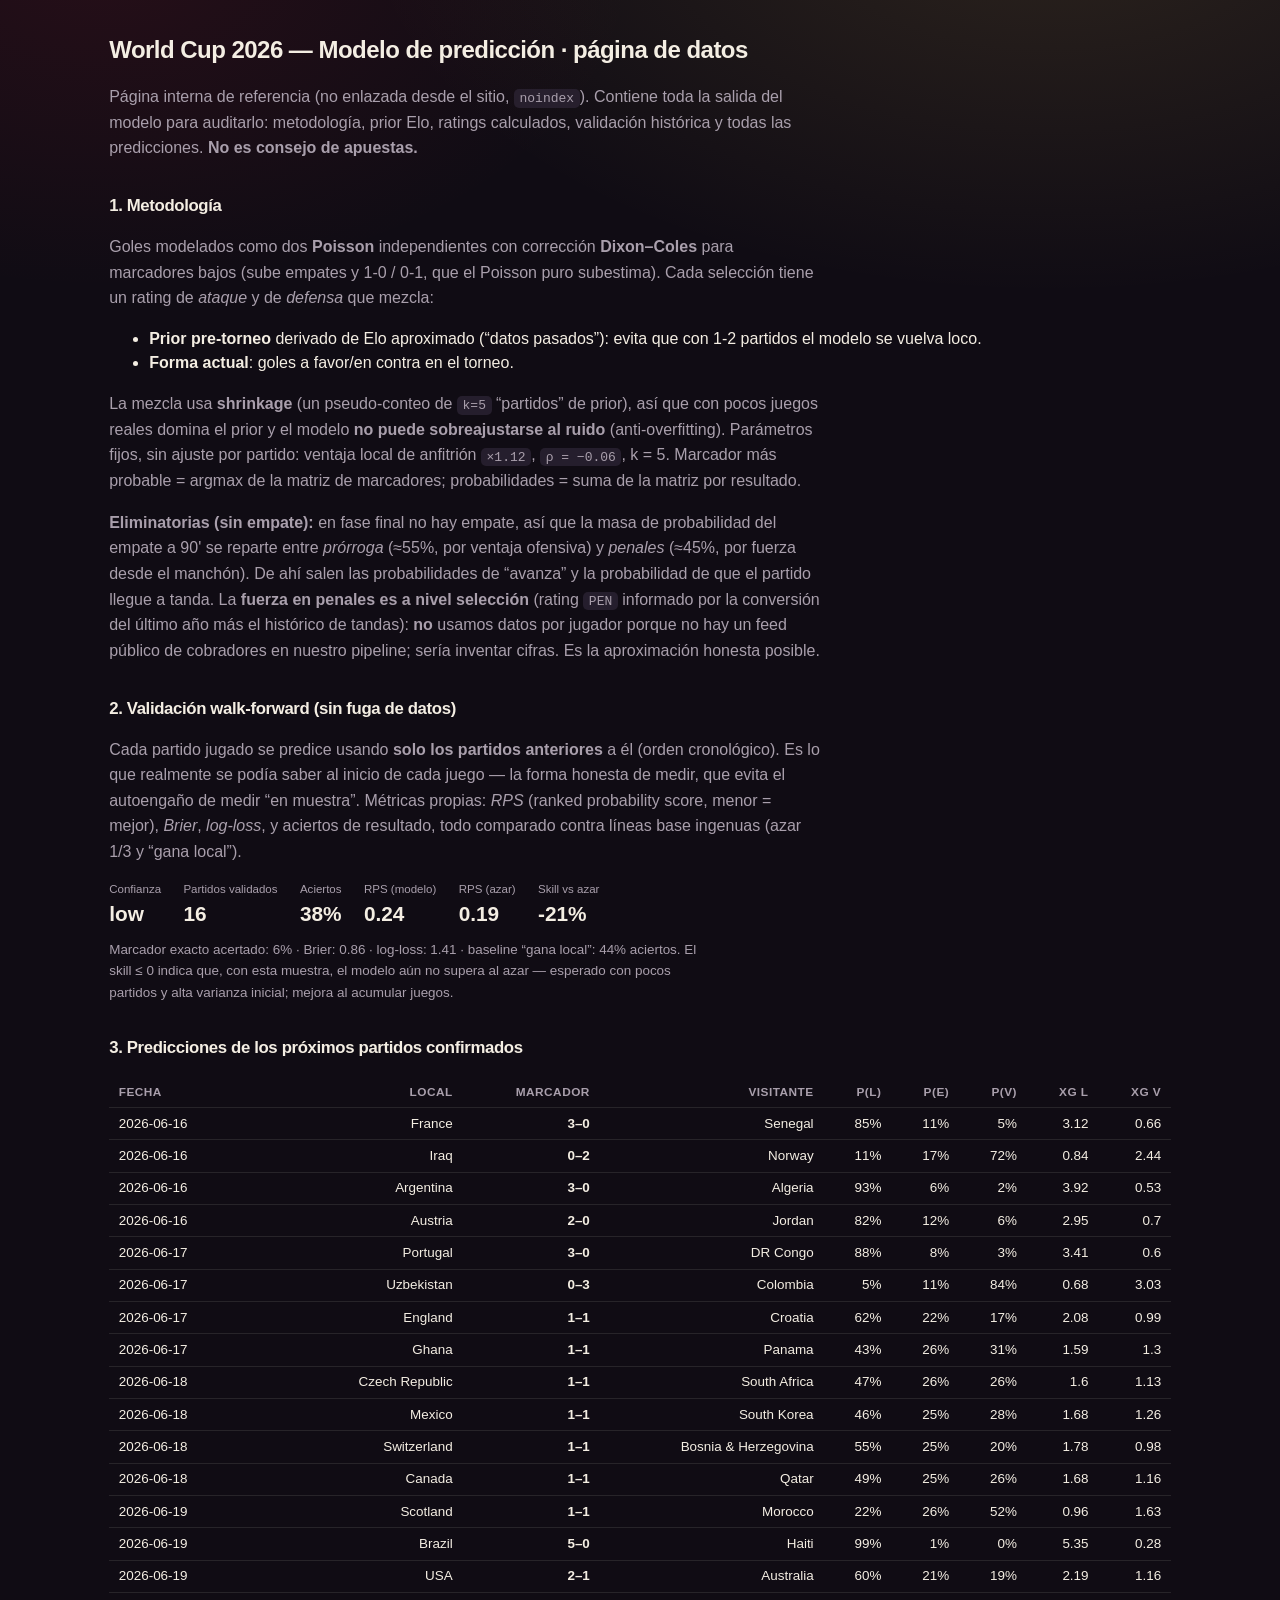
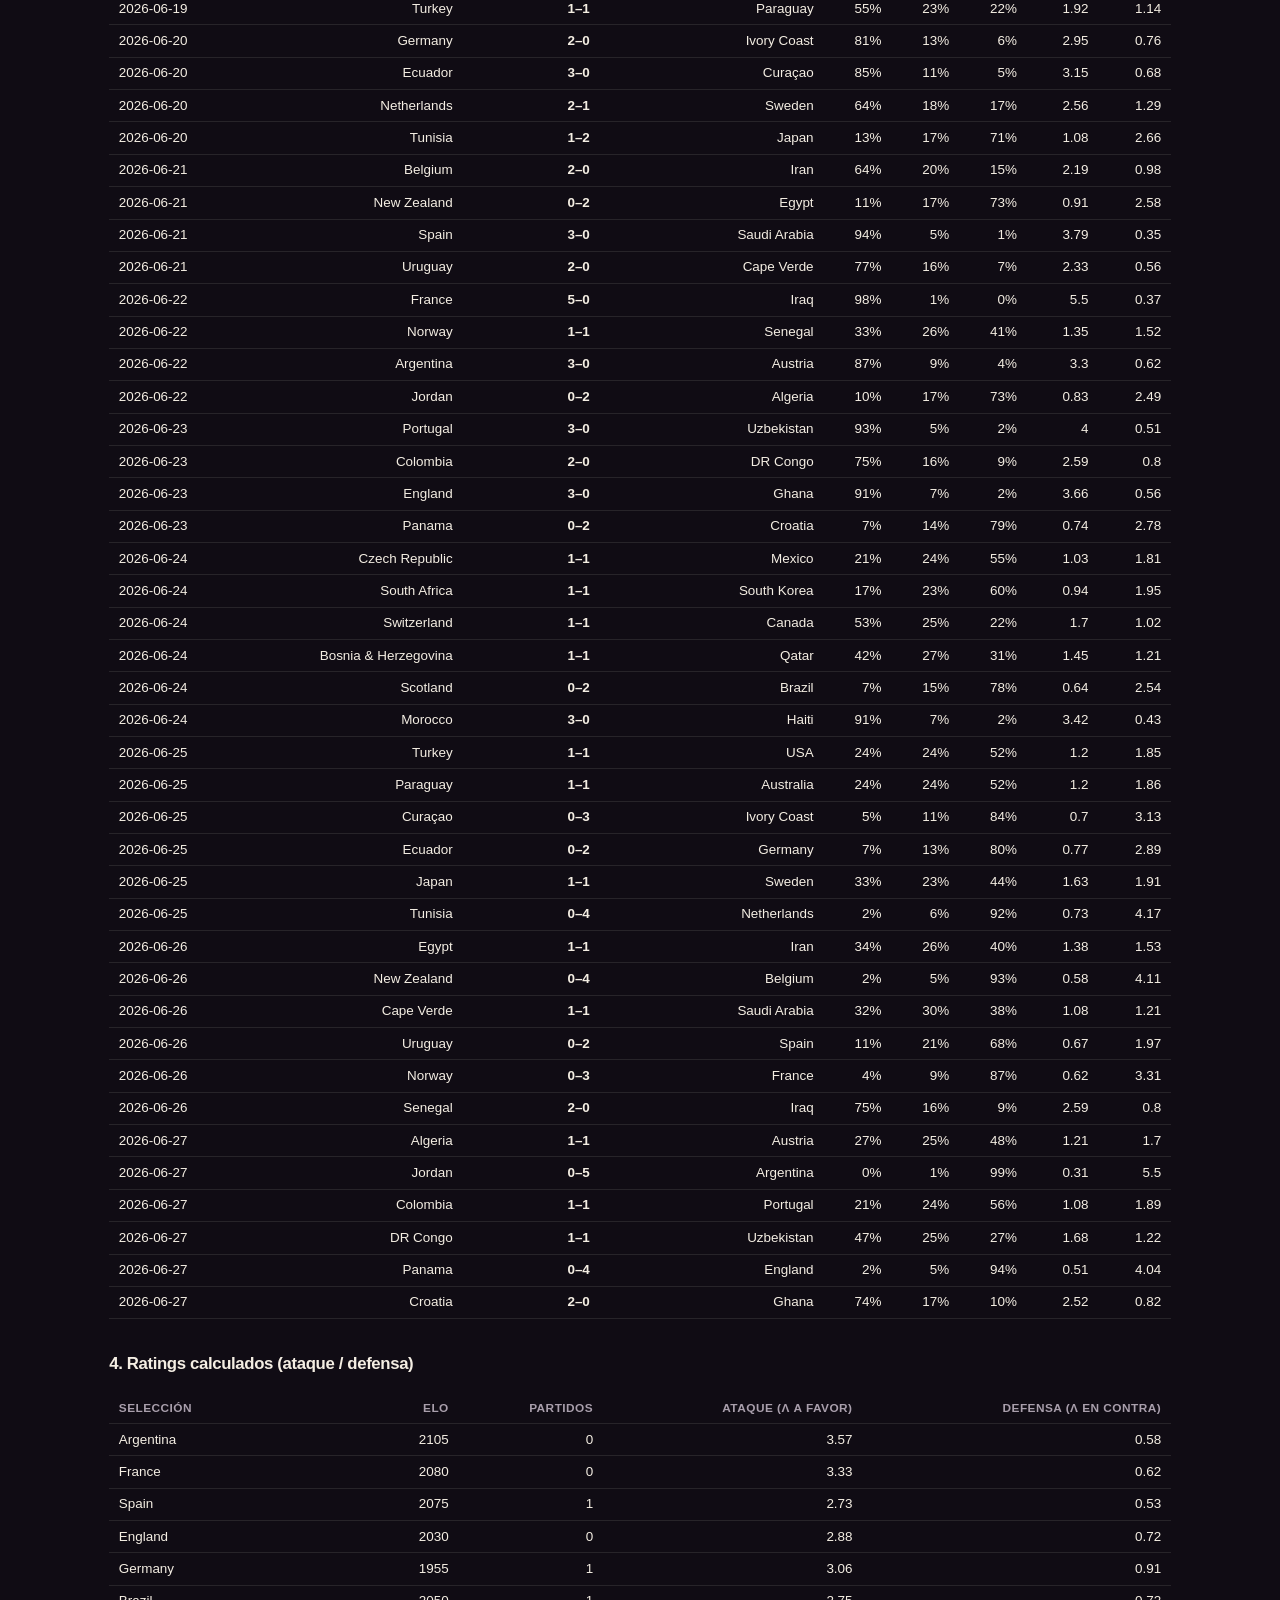
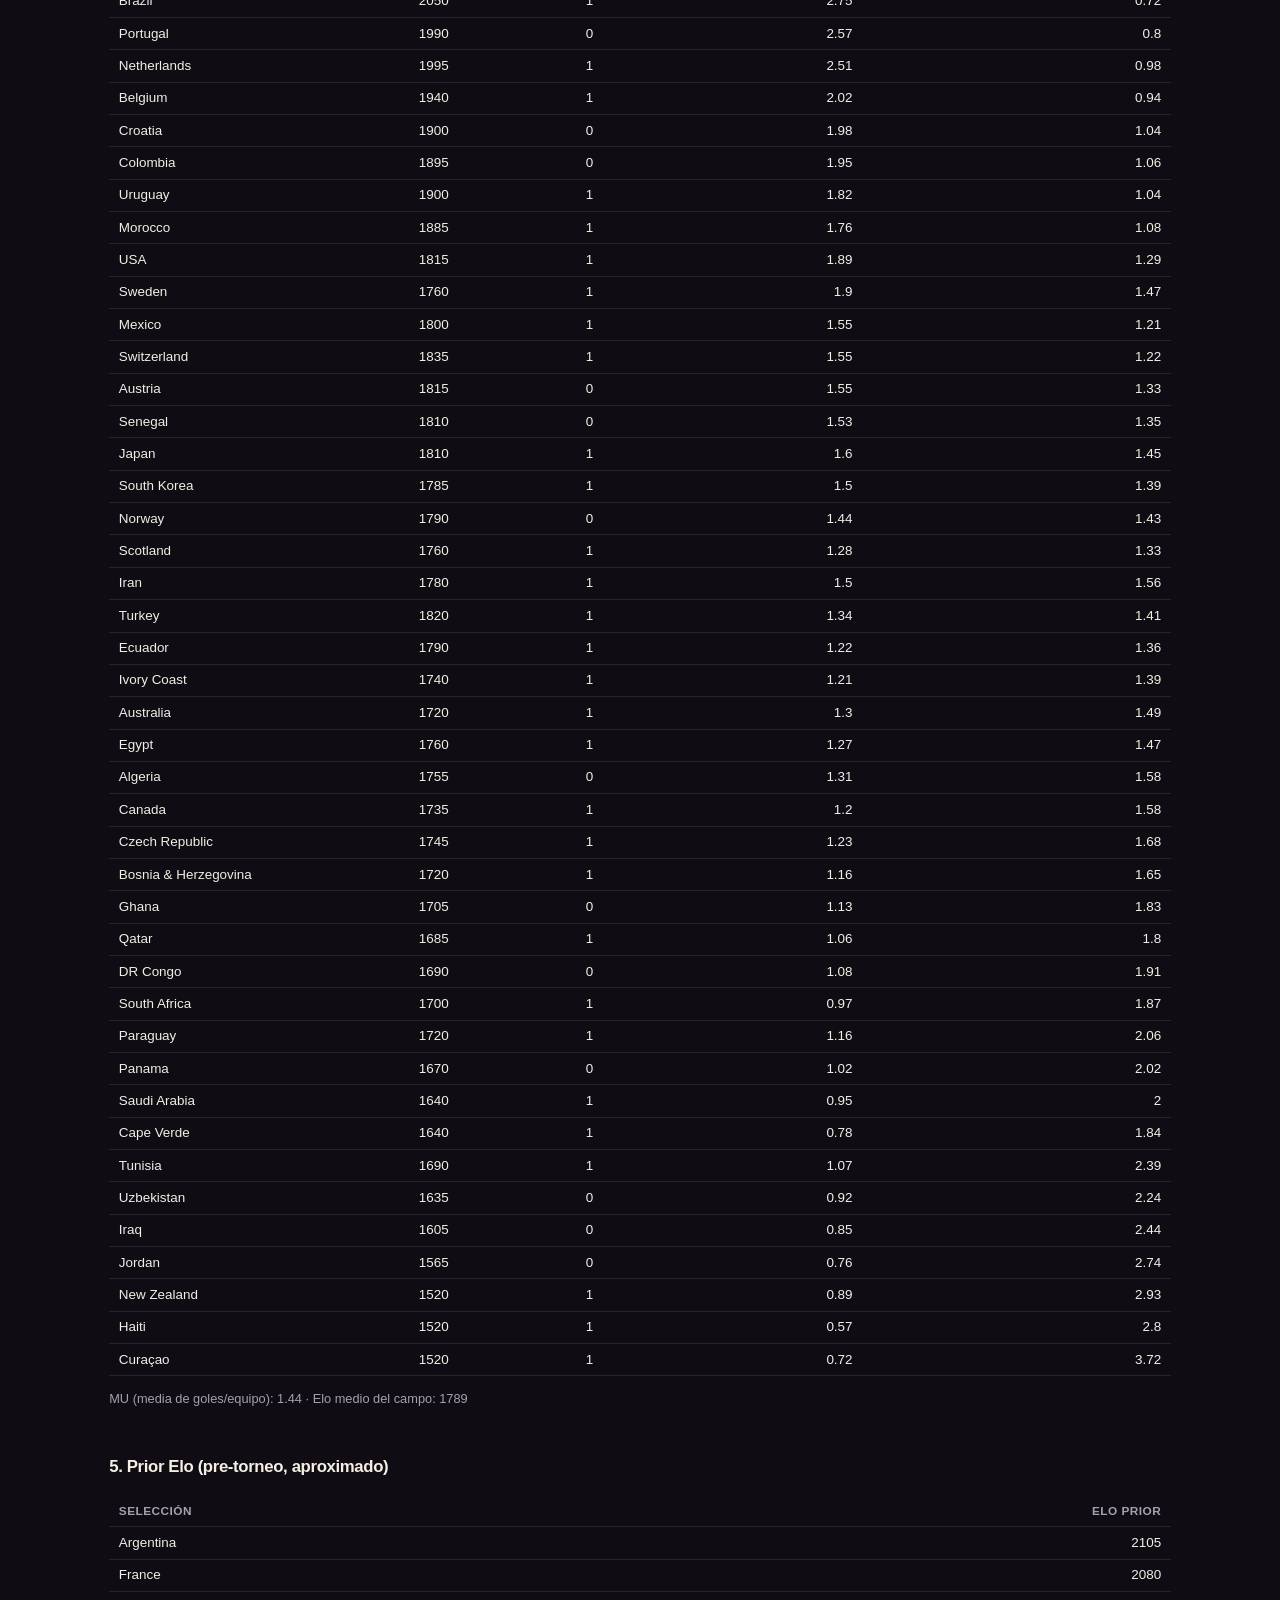
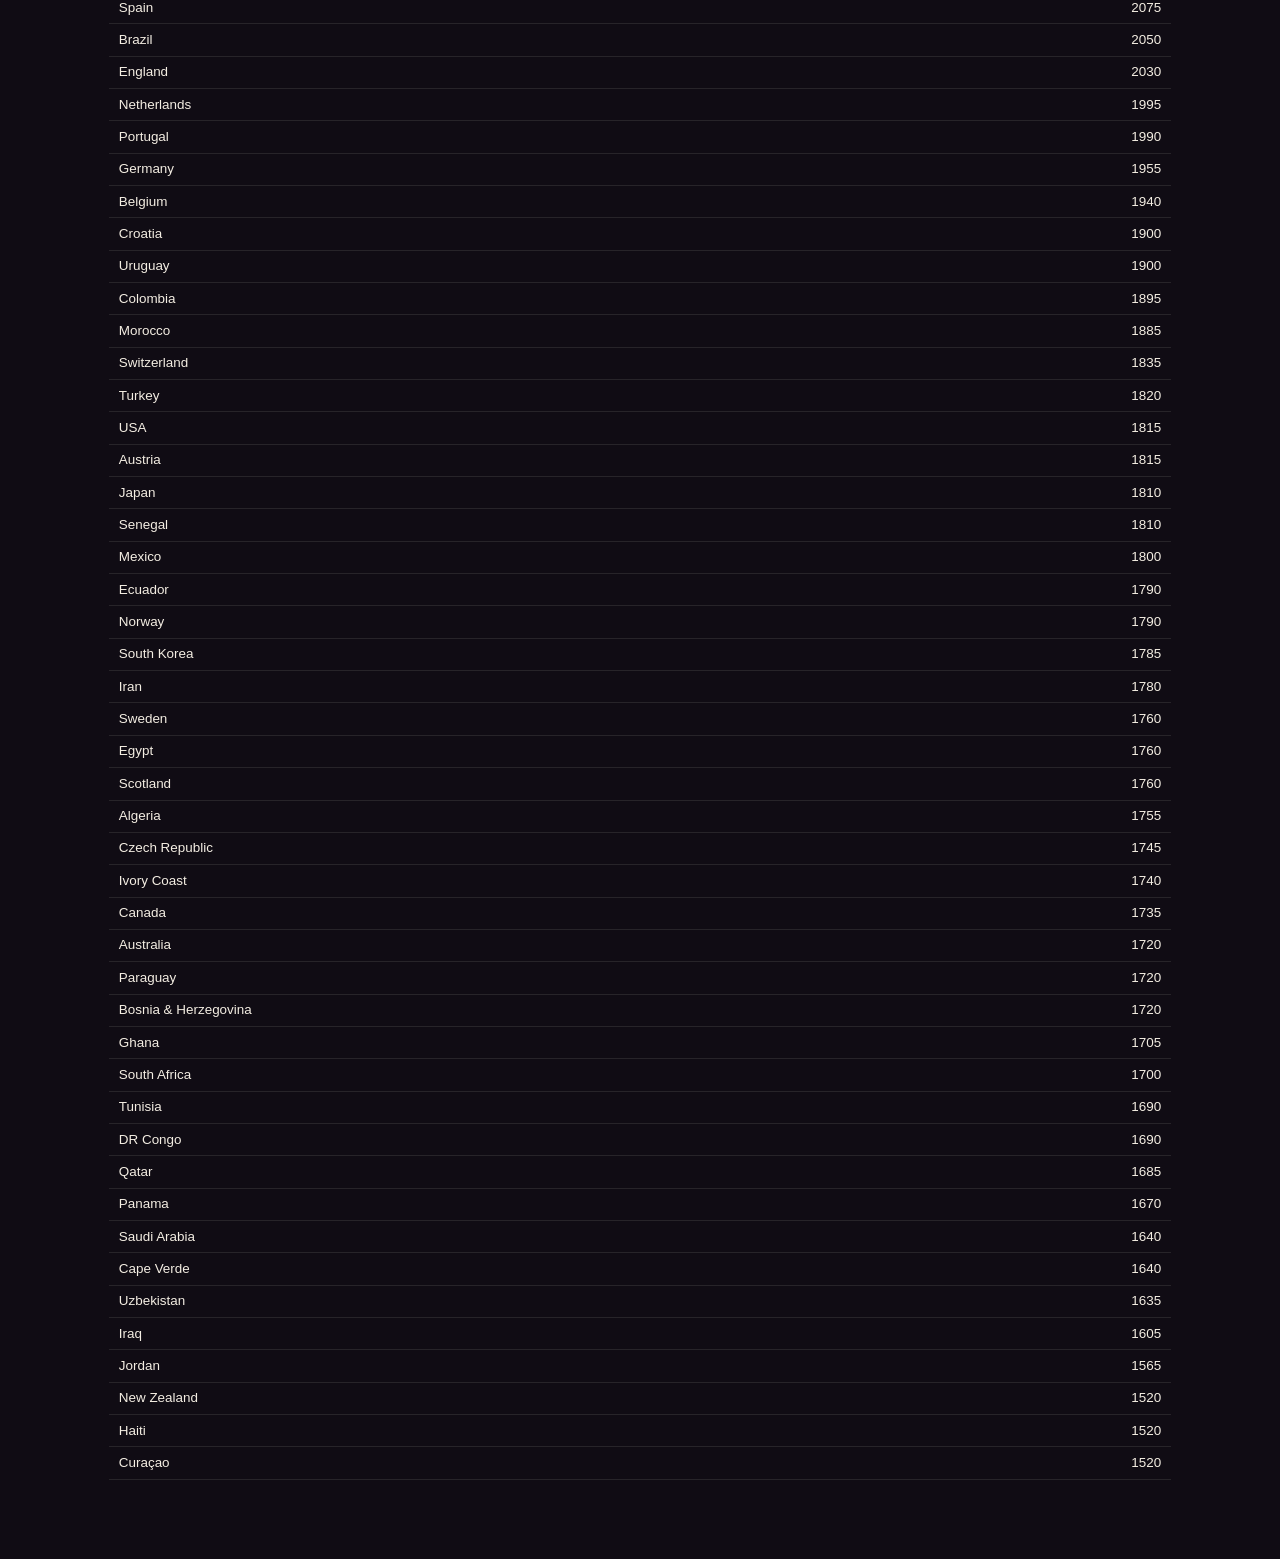
<file: model.html>
<!DOCTYPE html>
<html lang="es" data-theme="dark">
<head>
  <meta charset="UTF-8" />
  <meta name="viewport" content="width=device-width, initial-scale=1.0" />
  <meta name="robots" content="noindex, nofollow" />
  <title>WC 2026 · Modelo de predicción — datos</title>
  <link rel="stylesheet" href="./css/styles.css" />
  <style>
    main { max-width: 1100px; margin: 0 auto; padding: 2rem 1.2rem 5rem; }
    h1 { font-size: 1.5rem; margin-bottom: 0.4rem; }
    h2 { font-size: 1.05rem; margin: 2rem 0 0.6rem; }
    p.lead, .doc p { color: var(--muted); line-height: 1.6; max-width: 80ch; }
    table.m { width: 100%; border-collapse: collapse; font-size: 0.84rem; margin-top: 0.5rem; }
    table.m th, table.m td { text-align: right; padding: 0.35rem 0.6rem; border-bottom: 1px solid var(--border); white-space: nowrap; }
    table.m th:first-child, table.m td:first-child { text-align: left; }
    table.m thead th { color: var(--muted); font-size: 0.74rem; text-transform: uppercase; letter-spacing: 0.04em; }
    .kpis { display: flex; flex-wrap: wrap; gap: 1.4rem; margin: 0.6rem 0 0.2rem; }
    .kpis div span { display: block; }
    .kpis .k { font-size: 0.72rem; color: var(--muted); }
    .kpis .v { font-size: 1.3rem; font-weight: 800; }
    code { background: var(--surface-2); padding: 0.1rem 0.35rem; border-radius: 5px; }
    .scroll { overflow-x: auto; }
  </style>
</head>
<body>
  <main class="doc">
    <h1>World Cup 2026 — Modelo de predicción · página de datos</h1>
    <p class="lead">Página interna de referencia (no enlazada desde el sitio, <code>noindex</code>). Contiene
      toda la salida del modelo para auditarlo: metodología, prior Elo, ratings calculados, validación
      histórica y todas las predicciones. <strong>No es consejo de apuestas.</strong></p>

    <h2>1. Metodología</h2>
    <div class="doc">
      <p>Goles modelados como dos <strong>Poisson</strong> independientes con corrección
        <strong>Dixon–Coles</strong> para marcadores bajos (sube empates y 1-0 / 0-1, que el Poisson puro
        subestima). Cada selección tiene un rating de <em>ataque</em> y de <em>defensa</em> que mezcla:</p>
      <ul class="doc">
        <li><strong>Prior pre-torneo</strong> derivado de Elo aproximado (“datos pasados”): evita que con
          1-2 partidos el modelo se vuelva loco.</li>
        <li><strong>Forma actual</strong>: goles a favor/en contra en el torneo.</li>
      </ul>
      <p>La mezcla usa <strong>shrinkage</strong> (un pseudo-conteo de <code>k=5</code> “partidos” de prior),
        así que con pocos juegos reales domina el prior y el modelo <strong>no puede sobreajustarse al ruido</strong>
        (anti-overfitting). Parámetros fijos, sin ajuste por partido: ventaja local de anfitrión
        <code>×1.12</code>, <code>ρ = −0.06</code>, k = 5. Marcador más probable = argmax de la matriz de
        marcadores; probabilidades = suma de la matriz por resultado.</p>
      <p><strong>Eliminatorias (sin empate):</strong> en fase final no hay empate, así que la masa de
        probabilidad del empate a 90' se reparte entre <em>prórroga</em> (≈55%, por ventaja ofensiva) y
        <em>penales</em> (≈45%, por fuerza desde el manchón). De ahí salen las probabilidades de “avanza” y
        la probabilidad de que el partido llegue a tanda. La <strong>fuerza en penales es a nivel selección</strong>
        (rating <code>PEN</code> informado por la conversión del último año más el histórico de tandas):
        <strong>no</strong> usamos datos por jugador porque no hay un feed público de cobradores en nuestro
        pipeline; sería inventar cifras. Es la aproximación honesta posible.</p>
    </div>

    <h2>2. Validación walk-forward (sin fuga de datos)</h2>
    <div class="doc">
      <p>Cada partido jugado se predice usando <strong>solo los partidos anteriores</strong> a él
        (orden cronológico). Es lo que realmente se podía saber al inicio de cada juego — la forma honesta de
        medir, que evita el autoengaño de medir “en muestra”. Métricas propias: <em>RPS</em> (ranked
        probability score, menor = mejor), <em>Brier</em>, <em>log-loss</em>, y aciertos de resultado, todo
        comparado contra líneas base ingenuas (azar 1/3 y “gana local”).</p>
      <div id="bt"></div>
    </div>

    <h2>3. Predicciones de los próximos partidos confirmados</h2>
    <div class="scroll"><div id="preds"></div></div>

    <h2>4. Ratings calculados (ataque / defensa)</h2>
    <div class="scroll"><div id="ratings"></div></div>

    <h2>5. Prior Elo (pre-torneo, aproximado)</h2>
    <div class="scroll"><div id="elo"></div></div>
  </main>

  <script type="module">
    import { loadBase } from "./js/api.js";
    import { buildModel, upcomingPredictions, backtest, ELO } from "./js/predictions.js";

    const esc = (s) => String(s ?? "").replace(/[&<>"]/g, (c) => ({ "&": "&amp;", "<": "&lt;", ">": "&gt;", '"': "&quot;" }[c]));
    const pct = (x) => Math.round(x * 100);
    const table = (headers, rows) =>
      `<table class="m"><thead><tr>${headers.map((h) => `<th>${esc(h)}</th>`).join("")}</tr></thead>` +
      `<tbody>${rows.map((r) => `<tr>${r.map((c) => `<td>${c}</td>`).join("")}</tr>`).join("")}</tbody></table>`;

    try {
      const { matches } = await loadBase();
      const model = buildModel(matches);
      const bt = backtest(matches);
      const preds = upcomingPredictions(matches, model, 500);

      document.getElementById("bt").innerHTML = `
        <div class="kpis">
          <div><span class="k">Confianza</span><span class="v">${bt.confidence}</span></div>
          <div><span class="k">Partidos validados</span><span class="v">${bt.n}</span></div>
          <div><span class="k">Aciertos</span><span class="v">${pct(bt.accuracy)}%</span></div>
          <div><span class="k">RPS (modelo)</span><span class="v">${bt.rps}</span></div>
          <div><span class="k">RPS (azar)</span><span class="v">${bt.baselineRps}</span></div>
          <div><span class="k">Skill vs azar</span><span class="v">${pct(bt.skillVsUniform)}%</span></div>
        </div>
        <p style="color:var(--muted);font-size:.84rem;margin-top:.6rem">
          Marcador exacto acertado: ${pct(bt.exactScore)}% · Brier: ${bt.brier} · log-loss: ${bt.logloss} ·
          baseline “gana local”: ${pct(bt.baselineAccuracy)}% aciertos.
          ${bt.skillVsUniform <= 0 ? "El skill ≤ 0 indica que, con esta muestra, el modelo aún no supera al azar — esperado con pocos partidos y alta varianza inicial; mejora al acumular juegos." : ""}
        </p>`;

      document.getElementById("preds").innerHTML = table(
        ["Fecha", "Local", "Marcador", "Visitante", "P(L)", "P(E)", "P(V)", "xG L", "xG V"],
        preds.map(({ match: m, prediction: p }) => [
          esc(m.date), esc(m.home.name), `<b>${p.scoreline}</b>`, esc(m.away.name),
          pct(p.probs.home) + "%", pct(p.probs.draw) + "%", pct(p.probs.away) + "%", p.expHome, p.expAway,
        ])
      ) || "<p>Sin partidos próximos.</p>";

      const ratings = [...model.ratings.values()].sort((a, b) => b.att - b.def - (a.att - a.def));
      document.getElementById("ratings").innerHTML = table(
        ["Selección", "Elo", "Partidos", "Ataque (λ a favor)", "Defensa (λ en contra)"],
        ratings.map((r) => [esc(r.name), r.elo, r.games, r.att, r.def])
      ) + `<p style="color:var(--muted);font-size:.8rem">MU (media de goles/equipo): ${model.MU} · Elo medio del campo: ${model.avgElo}</p>`;

      document.getElementById("elo").innerHTML = table(
        ["Selección", "Elo prior"],
        Object.entries(ELO).sort((a, b) => b[1] - a[1]).map(([k, v]) => [esc(k), v])
      );
    } catch (e) {
      document.getElementById("bt").textContent = "Error cargando datos: " + e.message;
    }
  </script>
</body>
</html>
</file>
<file: css/styles.css>
/* styles.css — Apple TV-inspired design system.
   Clean, cinematic, lots of depth and frosted glass — but with football passion:
   a vibrant pitch-green→teal accent and a gold highlight for the heroes. */

:root {
  /* Identity metal — the trophy. Gold leads the chrome (headlines, eyebrows,
     the champion). Pitch-green is demoted to a DATA colour (charts, actions). */
  --gold: #e9c15b;
  --gold-bright: #f7de8b;
  --crimson: #e3253c;          /* champion signal (La Roja) — used sparingly */
  --accent: #2fd968;           /* pitch green — data viz + interactive states */
  --accent-2: #14b8a6;
  --accent-soft: rgba(47, 217, 104, 0.14);
  --accent-grad: linear-gradient(120deg, #2fd968 0%, #14b8a6 100%);
  --gold-grad: linear-gradient(100deg, #e9c15b 0%, #f7de8b 55%, #d8a53f 100%);
  --live: #ff453a;
  --radius: 16px;
  --radius-lg: 24px;
  --radius-xl: 30px;
  --maxw: 1200px;
  --font: -apple-system, BlinkMacSystemFont, "SF Pro Display", "Segoe UI", Roboto, Helvetica, Arial, sans-serif;
  /* Technical grotesque for data/subheads; Anton is the monumental poster face
     reserved for the champion, big numerals and section eyebrows. */
  --font-display: "Space Grotesk", var(--font);
  --font-poster: "Anton", "Space Grotesk", var(--font);
  --t: 240ms cubic-bezier(0.22, 1, 0.36, 1);
}

/* Dark (default) — "stadium ink": a warm plum-black, not a cold near-black.
   The warmth + gold glow reads as a printed commemorative, not a neon dashboard. */
[data-theme="dark"] {
  color-scheme: dark;
  --bg: #100c14;
  --bg-glow: radial-gradient(1150px 640px at 82% -10%, rgba(233, 193, 91, 0.13), transparent 60%),
             radial-gradient(920px 560px at 8% -4%, rgba(227, 37, 60, 0.10), transparent 58%);
  --surface: rgba(31, 25, 37, 0.66);
  --surface-solid: #1a141f;
  --surface-2: rgba(46, 38, 54, 0.72);
  --border: rgba(244, 238, 227, 0.10);
  --border-strong: rgba(244, 238, 227, 0.18);
  --text: #f4eee3;            /* bone — warm off-white, print feel */
  --muted: #a99fac;
  --shadow: 0 12px 34px -16px rgba(0, 0, 0, 0.82);
  --shadow-hover: 0 24px 54px -20px rgba(0, 0, 0, 0.92);
  --glass-blur: saturate(150%) blur(22px);
}

/* Light — "programme paper": a warm off-white keepsake, not clinical grey. */
[data-theme="light"] {
  color-scheme: light;
  --bg: #f2ece1;
  --bg-glow: radial-gradient(1100px 620px at 82% -12%, rgba(216, 165, 63, 0.20), transparent 60%),
             radial-gradient(900px 520px at 8% -4%, rgba(227, 37, 60, 0.10), transparent 56%);
  --surface: rgba(255, 253, 249, 0.80);
  --surface-solid: #fffdf8;
  --surface-2: rgba(255, 253, 249, 0.94);
  --border: rgba(28, 20, 12, 0.10);
  --border-strong: rgba(28, 20, 12, 0.18);
  --text: #211a12;
  --muted: #6b6152;
  --shadow: 0 12px 30px -18px rgba(40, 30, 16, 0.34);
  --shadow-hover: 0 22px 46px -20px rgba(40, 30, 16, 0.44);
  --glass-blur: saturate(148%) blur(20px);
  --gold: #b8862b;           /* deeper gold reads on paper */
  --gold-bright: #d8a53f;
}

* { box-sizing: border-box; }
html { scroll-behavior: smooth; }

body {
  margin: 0;
  font-family: var(--font);
  background: var(--bg);
  background-image: var(--bg-glow);
  background-attachment: fixed;
  color: var(--text);
  line-height: 1.5;
  -webkit-font-smoothing: antialiased;
  text-rendering: optimizeLegibility;
  touch-action: manipulation;            /* no 300ms double-tap delay */
  -webkit-tap-highlight-color: transparent;
}

/* Display typeface carries the page's personality (headings + big numbers). */
h1, h2, h3, h4, .hero-title, .section-title, .num, .stat .num, .fact-value,
.big, .at-big, .live-score .lsc, .score, .bk-sc {
  font-family: var(--font-display);
}
h1, h2, h3 { text-wrap: balance; }       /* avoid heading widows */

h1, h2, h3, h4 { margin: 0; font-weight: 700; letter-spacing: -0.022em; }
.accent {
  background: var(--gold-grad);
  -webkit-background-clip: text; background-clip: text;
  -webkit-text-fill-color: transparent;
}

/* ---- sticky top bar (header + tabs move together) ---- */
.topbar { position: sticky; top: 0; z-index: 20; }

/* ---- header ---- */
.site-header {
  display: flex; align-items: center; justify-content: space-between;
  gap: 1rem; padding: 0.9rem 1.5rem;
  background: color-mix(in srgb, var(--bg) 88%, transparent);
  backdrop-filter: var(--glass-blur);
  -webkit-backdrop-filter: var(--glass-blur);
  border-bottom: 1px solid var(--border);
}
.brand { display: flex; align-items: center; gap: 0.85rem; }
.logo {
  font-size: 1.7rem; line-height: 1;
  display: grid; place-items: center; width: 46px; height: 46px;
  border-radius: 14px; background: color-mix(in srgb, var(--gold) 15%, transparent);
  border: 1px solid color-mix(in srgb, var(--gold) 30%, transparent);
  box-shadow: inset 0 0 18px color-mix(in srgb, var(--gold) 22%, transparent);
}
.site-header h1 { font-family: var(--font-poster); font-weight: 400; font-size: 1.5rem;
  letter-spacing: 0.02em; text-transform: uppercase; }
.sub { margin: 0; font-size: 0.76rem; color: var(--muted); letter-spacing: 0.01em; }
.header-meta { display: flex; align-items: center; gap: 0.6rem; }
.updated { font-size: 0.72rem; color: var(--muted); white-space: nowrap; }

.live-pill {
  display: inline-flex; align-items: center; gap: 0.4rem;
  background: color-mix(in srgb, var(--live) 18%, transparent);
  color: var(--live); font-size: 0.72rem; font-weight: 800;
  padding: 0.28rem 0.6rem; border-radius: 999px; letter-spacing: 0.05em;
}
.live-pill .dot {
  width: 8px; height: 8px; border-radius: 50%; background: var(--live);
  animation: pulse 1.4s infinite;
}
@keyframes pulse { 0%,100% { opacity: 1; box-shadow: 0 0 0 0 color-mix(in srgb, var(--live) 60%, transparent); } 50% { opacity: 0.4; box-shadow: 0 0 0 6px transparent; } }

.icon-btn {
  background: var(--surface); border: 1px solid var(--border); color: var(--text);
  width: 42px; height: 42px; border-radius: 50%; cursor: pointer;
  font-size: 1.05rem; backdrop-filter: var(--glass-blur);
  transition: background var(--t), transform var(--t), border-color var(--t);
}
.icon-btn:hover { background: var(--surface-2); transform: translateY(-2px) scale(1.05); border-color: var(--border-strong); }

/* ---- tabs (Apple TV segmented nav) ---- */
.tabs {
  display: flex; gap: 0.3rem; overflow-x: auto;
  padding: 0.55rem max(1.25rem, calc((100% - var(--maxw)) / 2 + 1.25rem));
  background: color-mix(in srgb, var(--bg) 88%, transparent);
  backdrop-filter: var(--glass-blur); -webkit-backdrop-filter: var(--glass-blur);
  border-bottom: 1px solid var(--border);
  -ms-overflow-style: none; scrollbar-width: none;
}
.tabs::-webkit-scrollbar { display: none; }
.tab {
  flex: 0 0 auto; background: transparent; border: 1px solid transparent;
  color: var(--muted); padding: 0.5rem 1.05rem; border-radius: 999px;
  font-size: 0.88rem; font-weight: 600; cursor: pointer; white-space: nowrap;
  transition: color var(--t), background var(--t), transform var(--t);
}
.tab:hover { color: var(--text); transform: translateY(-1px); }
.tab.is-active {
  color: #1c1206; background: var(--gold-grad);
  box-shadow: 0 8px 22px -10px color-mix(in srgb, var(--gold) 80%, transparent);
}
[data-theme="light"] .tab.is-active { color: #241a0a; }
/* "Live" tab turns red (with a pulsing dot) only while a match is live */
.tab.has-live:not(.is-active) { color: var(--live); }
.tab.has-live::before {
  content: ""; display: inline-block; width: 7px; height: 7px; border-radius: 50%;
  background: var(--live); margin-right: 0.4rem; vertical-align: middle; animation: pulse 1.4s infinite;
}

/* ---- layout ---- */
main { max-width: var(--maxw); margin: 0 auto; padding: 1.5rem 1.5rem 4rem; }
.panel { display: none; animation: fade 0.4s var(--t); }
.panel.is-active { display: block; }
@keyframes fade { from { opacity: 0; transform: translateY(10px); } to { opacity: 1; transform: none; } }

.section-title { font-size: 1.05rem; margin: 1.9rem 0 0.2rem; }
.section-sub { color: var(--muted); font-size: 0.84rem; margin: 0 0 1rem; }
.section-src { margin: 0 0 1rem; font-size: 0.8rem; }
.section-src a { color: var(--accent); text-decoration: none; border-bottom: 1px solid transparent; transition: border-color var(--t); }
.section-src a:hover { border-bottom-color: currentColor; }

/* Frosted card — the Apple TV "tile" */
.card {
  background: var(--surface); border: 1px solid var(--border);
  border-radius: var(--radius-lg); padding: 1.25rem 1.35rem;
  box-shadow: var(--shadow); backdrop-filter: var(--glass-blur);
  -webkit-backdrop-filter: var(--glass-blur);
  transition: transform var(--t), box-shadow var(--t), border-color var(--t);
}
.card h3 { font-size: 0.98rem; margin-bottom: 0.95rem; }

/* ---- hero ---- */
/* Hero = the commemorative programme masthead: a warm cover, not a neon panel. */
.hero {
  position: relative; overflow: hidden;
  background:
    radial-gradient(130% 150% at 100% 0%, color-mix(in srgb, var(--gold) 20%, transparent), transparent 55%),
    radial-gradient(120% 150% at 0% 100%, color-mix(in srgb, var(--crimson) 12%, transparent), transparent 52%),
    var(--surface);
  border: 1px solid var(--border-strong); border-radius: var(--radius-xl);
  padding: 2.6rem 2.3rem 2.2rem; margin-bottom: 1.4rem; box-shadow: var(--shadow);
  backdrop-filter: var(--glass-blur); -webkit-backdrop-filter: var(--glass-blur);
}
/* Ghosted host codes, like a poster's edition mark. */
.hero::after {
  content: "CAN · MEX · USA"; position: absolute; right: 1.6rem; bottom: 0.4rem;
  font-family: var(--font-poster); font-size: clamp(2rem, 7vw, 4.6rem); line-height: 1;
  color: var(--text); opacity: 0.05; letter-spacing: 0.02em; pointer-events: none; white-space: nowrap;
}
.hero-dates {
  font-family: var(--font-poster); color: var(--gold); font-weight: 400; font-size: 0.82rem;
  letter-spacing: 0.18em; text-transform: uppercase; margin: 0 0 0.7rem;
}
.hero-title { font-family: var(--font-poster); font-weight: 400; text-transform: uppercase;
  font-size: clamp(1.9rem, 4.6vw, 3.1rem); line-height: 0.98; letter-spacing: 0.01em; }
.hero-text { color: var(--muted); margin: 0.8rem 0 0; max-width: 54ch; font-size: 1.02rem; line-height: 1.5; }
.hero-text strong { color: var(--text); font-weight: 700; }
.host-row { display: flex; flex-wrap: wrap; gap: 0.5rem; margin-top: 1.4rem; }
.host-pill {
  background: var(--surface-2); border: 1px solid var(--border);
  border-radius: 999px; padding: 0.4rem 0.9rem; font-size: 0.82rem; font-weight: 600;
}
.host-pill.ghost { color: var(--gold); border-color: color-mix(in srgb, var(--gold) 42%, transparent); }

/* ---- stat grid ---- */
.stat-grid {
  display: grid; grid-template-columns: repeat(auto-fit, minmax(150px, 1fr));
  gap: 1rem; margin-bottom: 1.25rem;
}
.stat {
  background: var(--surface); border: 1px solid var(--border);
  border-radius: var(--radius-lg); padding: 1.15rem 1.25rem; box-shadow: var(--shadow);
  backdrop-filter: var(--glass-blur); -webkit-backdrop-filter: var(--glass-blur);
  transition: transform var(--t), box-shadow var(--t), border-color var(--t);
}
.stat:hover, .card:hover, .fact:hover, .venue:hover, .group-card:hover, .match:hover {
  transform: translateY(-4px); box-shadow: var(--shadow-hover); border-color: var(--border-strong);
}
.stat .num { font-size: 2.1rem; font-weight: 800; letter-spacing: -0.04em; line-height: 1.1; }
.stat .label { color: var(--muted); font-size: 0.82rem; margin-top: 0.15rem; }
.stat.agg { display: grid; grid-template-columns: auto 1fr; grid-template-rows: auto auto;
  column-gap: 0.7rem; align-items: center; }
.stat.agg .agg-icon { grid-row: 1 / 3; font-size: 1.7rem; }
.stat.agg .num { font-size: 1.55rem; }
.stat.agg .label { margin-top: 0; }

.overview-split { display: grid; grid-template-columns: 1fr 1fr; gap: 1.2rem; }

/* ---- facts grid ---- */
.facts-grid {
  display: grid; grid-template-columns: repeat(auto-fill, minmax(230px, 1fr));
  gap: 1rem; margin-bottom: 1.25rem;
}
.fact {
  display: flex; gap: 0.85rem; align-items: center;
  background: var(--surface); border: 1px solid var(--border);
  border-radius: var(--radius-lg); padding: 1.05rem 1.15rem; box-shadow: var(--shadow);
  backdrop-filter: var(--glass-blur); -webkit-backdrop-filter: var(--glass-blur);
  transition: transform var(--t), box-shadow var(--t), border-color var(--t);
}
.fact-icon {
  font-size: 1.6rem; width: 48px; height: 48px; flex: 0 0 auto;
  display: grid; place-items: center; border-radius: 14px;
  background: var(--accent-soft); border: 1px solid var(--border);
}
.fact-value { font-size: 1.2rem; font-weight: 800; letter-spacing: -0.02em; }
.fact-label { font-size: 0.82rem; font-weight: 600; color: var(--text); }
.fact-detail { font-size: 0.74rem; color: var(--muted); margin-top: 0.1rem;
  white-space: nowrap; overflow: hidden; text-overflow: ellipsis; }

/* ---- matches ---- */
.toolbar { display: flex; gap: 0.6rem; margin-bottom: 1.1rem; flex-wrap: wrap; }
.toolbar input, .toolbar select {
  background: var(--surface); border: 1px solid var(--border); color: var(--text);
  padding: 0.65rem 0.9rem; border-radius: 12px; font-size: 0.9rem; font-family: inherit;
  backdrop-filter: var(--glass-blur); -webkit-backdrop-filter: var(--glass-blur);
}
.toolbar input { flex: 1; min-width: 180px; }
.toolbar input:focus-visible, .toolbar select:focus-visible { outline: 2px solid var(--accent); outline-offset: 1px; }

.match-list { display: grid; gap: 0.65rem; }
.match-list.compact .match { padding: 0.75rem 0.95rem; }
/* "See all" link at the end of the home live/upcoming list */
.see-more { display: block; width: 100%; margin-top: 0.4rem; padding: 0.7rem 1rem;
  background: var(--surface-2); color: var(--accent); border: 1px solid var(--border);
  border-radius: var(--radius); font: inherit; font-weight: 700; font-size: 0.85rem;
  cursor: pointer; transition: border-color var(--t), background var(--t); }
.see-more:hover { border-color: var(--accent); background: var(--accent-soft); }

/* model report card: predicted vs actual */
.pred-report { margin-top: 0.4rem; }
.pr-summary { display: flex; gap: 1rem; flex-wrap: wrap; margin-bottom: 1rem; }
.pr-summary > div { flex: 1; min-width: 140px; background: var(--surface); border: 1px solid var(--border);
  border-radius: var(--radius); padding: 0.8rem 1rem; display: flex; flex-direction: column; gap: 0.1rem; }
.pr-summary .pr-k { color: var(--muted); font-size: 0.72rem; text-transform: uppercase; letter-spacing: 0.04em; }
.pr-summary .pr-v { font-size: 1.5rem; font-weight: 800; font-variant-numeric: tabular-nums; }
.pr-summary small { color: var(--muted); font-size: 0.72rem; }
.pr-grid { display: grid; grid-template-columns: repeat(auto-fill, minmax(260px, 1fr)); gap: 0.6rem; }
.pr-card { background: var(--surface); border: 1px solid var(--border); border-left-width: 3px;
  border-radius: var(--radius); padding: 0.7rem 0.85rem; }
.pr-card.hit { border-left-color: var(--accent); }
.pr-card.miss { border-left-color: var(--live); }
.pr-match { display: flex; align-items: center; justify-content: space-between; gap: 0.5rem; margin-bottom: 0.4rem; }
.pr-t { display: flex; align-items: center; gap: 0.4rem; min-width: 0; flex: 1; }
.pr-t.right { flex-direction: row-reverse; text-align: right; }
.pr-t .flag { width: 22px; height: 15px; border-radius: 3px; object-fit: cover; flex: 0 0 auto; }
.pr-tn { font-weight: 600; font-size: 0.84rem; white-space: nowrap; overflow: hidden; text-overflow: ellipsis; }
.pr-sc { font-weight: 800; font-variant-numeric: tabular-nums; flex: 0 0 auto; }
.pr-lines { display: flex; align-items: center; justify-content: space-between; gap: 0.5rem; font-size: 0.78rem; }
.pr-line { color: var(--muted); }
.pr-line b { color: var(--text); font-weight: 700; }
.pr-verdict { font-weight: 800; font-size: 0.74rem; flex: 0 0 auto; }
.pr-verdict.ok { color: var(--accent); }
.pr-verdict.no { color: var(--live); }

/* scorer rows: clickable + per-goal log modal */
.scorer.clickable { cursor: pointer; }
.scorer.clickable:hover { border-color: var(--accent); }
.scorer-go { color: var(--muted); font-size: 0.8rem; margin-left: 0.3rem; opacity: 0.7; }
.goal-log { display: grid; gap: 0.4rem; margin-top: 0.6rem; }
.gl-row { display: flex; align-items: center; gap: 0.55rem; padding: 0.4rem 0.5rem;
  background: var(--surface-2); border-radius: 10px; }
.gl-row .flag { width: 22px; height: 15px; border-radius: 3px; object-fit: cover; flex: 0 0 auto; }
.gl-n { color: var(--muted); font-weight: 800; font-variant-numeric: tabular-nums; min-width: 1.2rem; }
.gl-vs { flex: 1; min-width: 0; white-space: nowrap; overflow: hidden; text-overflow: ellipsis; }
.gl-min { color: var(--accent); font-weight: 700; font-variant-numeric: tabular-nums; }
/* even number alignment in stat/fact cards */
.fact-value, .stat .num, .num { font-variant-numeric: tabular-nums; }
/* zoom chart inside a drill-down modal */
.modal-chart { height: 260px; margin-top: 0.6rem; }
.day-sep { color: var(--muted); font-size: 0.76rem; font-weight: 700;
  text-transform: uppercase; letter-spacing: 0.06em; margin: 1rem 0 0.3rem; scroll-margin-top: 130px; }

.match {
  display: grid; grid-template-columns: 1fr auto 1fr; align-items: center; gap: 0.6rem;
  background: var(--surface); border: 1px solid var(--border);
  border-radius: var(--radius); padding: 0.95rem 1.1rem; box-shadow: var(--shadow);
  backdrop-filter: var(--glass-blur); -webkit-backdrop-filter: var(--glass-blur);
  transition: transform var(--t), box-shadow var(--t), border-color var(--t);
}
.match .side { display: flex; align-items: center; gap: 0.6rem; min-width: 0; }
.match .side.away { flex-direction: row-reverse; text-align: right; }
.match .side .nm { font-weight: 600; font-size: 0.94rem; white-space: nowrap;
  overflow: hidden; text-overflow: ellipsis; }
.match .flag { width: 28px; height: 19px; border-radius: 4px; object-fit: cover;
  flex: 0 0 auto; background: var(--surface-2); box-shadow: 0 1px 4px rgba(0,0,0,0.25); }
.match .center { text-align: center; min-width: 78px; }
.match .score { font-size: 1.25rem; font-weight: 800; letter-spacing: 0.01em; }
.match .meta { font-size: 0.72rem; color: var(--muted); }
.match .badge {
  display: inline-block; font-size: 0.6rem; font-weight: 800; padding: 0.14rem 0.45rem;
  border-radius: 6px; letter-spacing: 0.05em; text-transform: uppercase; margin-bottom: 0.2rem;
}
.badge.live { background: color-mix(in srgb, var(--live) 20%, transparent); color: var(--live); }
.badge.ft { background: var(--surface-2); color: var(--muted); }
.badge.up { background: var(--accent-soft); color: var(--accent); }
.match.is-live { border-color: color-mix(in srgb, var(--live) 50%, var(--border)); }
.goal-line { grid-column: 1 / -1; font-size: 0.72rem; color: var(--muted);
  border-top: 1px dashed var(--border); padding-top: 0.55rem; margin-top: 0.25rem; }
.match-venue { grid-column: 1 / -1; font-size: 0.72rem; color: var(--muted); margin-top: 0.3rem;
  white-space: nowrap; overflow: hidden; text-overflow: ellipsis; }
.match-when { grid-column: 1 / -1; order: -1; font-size: 0.72rem; font-weight: 700; color: var(--accent);
  letter-spacing: 0.01em; margin-bottom: 0.15rem; white-space: nowrap; overflow: hidden; text-overflow: ellipsis; }

/* ---- standings ---- */
.groups-grid { display: grid; grid-template-columns: repeat(auto-fill, minmax(340px, 1fr)); gap: 1.1rem; }
.group-card { background: var(--surface); border: 1px solid var(--border);
  border-radius: var(--radius-lg); overflow: hidden; box-shadow: var(--shadow);
  backdrop-filter: var(--glass-blur); -webkit-backdrop-filter: var(--glass-blur);
  transition: transform var(--t), box-shadow var(--t), border-color var(--t); }
.group-card h3 { padding: 0.9rem 1.1rem; font-size: 0.92rem; border-bottom: 1px solid var(--border); }
table.standings { width: 100%; border-collapse: collapse; font-size: 0.83rem; }
.standings th, .standings td { padding: 0.55rem 0.55rem; text-align: center; }
.standings th { color: var(--muted); font-weight: 700; font-size: 0.7rem; text-transform: uppercase; letter-spacing: 0.03em; }
.standings td.team { text-align: left; display: flex; align-items: center; gap: 0.55rem; }
.standings td.team .flag { width: 24px; height: 16px; border-radius: 3px; }
.standings tbody tr { border-top: 1px solid var(--border); }
.standings tr.qual td:first-child { box-shadow: inset 3px 0 0 var(--accent); }
.standings .pts { font-weight: 800; }

/* ---- bracket: "road to the final" — cup centred, ties on both sides ---- */
.bracket { overflow-x: auto; -webkit-overflow-scrolling: touch; padding: 0.3rem 0 1rem; }
/* Fill the browser height so the tie boxes spread out and read like a real
   bracket (space-around distributes them across this height). */
.bracket-tree { display: flex; align-items: stretch; gap: 0; width: max-content; margin: 0 auto;
  min-height: clamp(520px, 74vh, 860px); }
.bk-half { display: flex; gap: 0; }
.bk-col { display: flex; flex-direction: column; width: 128px; padding: 0 0.45rem; }
.bk-cl { color: var(--muted); font-size: 0.6rem; font-weight: 800; text-transform: uppercase;
  letter-spacing: 0.06em; text-align: center; padding: 0 0 0.55rem; }
.bk-matches { flex: 1; display: flex; flex-direction: column; justify-content: space-around; }
.bkm { position: relative; background: var(--surface); border: 1px solid var(--border);
  border-radius: 9px; padding: 0.34rem 0.45rem; box-shadow: var(--shadow);
  transition: transform var(--t), border-color var(--t); }
.bkm:hover { transform: translateY(-1px); border-color: var(--accent); z-index: 3; }
.bkm-no { position: absolute; top: 2px; right: 5px; font-size: 0.5rem; font-weight: 700;
  font-variant-numeric: tabular-nums; color: var(--muted); opacity: 0.6; }
.bkm-r { display: flex; align-items: center; gap: 0.35rem; padding: 0.08rem 0; font-size: 0.74rem; }
.bkm-r .flag { width: 16px; height: 11px; border-radius: 2px; object-fit: cover; flex: 0 0 auto; }
.bkm-r .nm { white-space: nowrap; overflow: hidden; text-overflow: ellipsis; flex: 1; }
.bkm-r.win { color: var(--accent); font-weight: 800; }
/* eliminated team: faded, so the survivors' path pops through the bracket */
.bkm-r.lost { opacity: 0.4; }
.bkm-r.lost .nm { text-decoration: line-through; text-decoration-thickness: 1px; }
.bkm-r.tbd .nm { color: var(--muted); font-style: italic; }
.bk-sc { font-weight: 800; font-variant-numeric: tabular-nums; margin-left: auto; padding-left: 0.3rem; }
.bk-pen { margin-top: 0.15rem; font-size: 0.58rem; font-weight: 700; letter-spacing: 0.02em;
  color: var(--gold); text-transform: uppercase; text-align: right; }
.bk-proj { display: none; }               /* hidden in compact cards to save width */
.bkm-v { margin-top: 0.3rem; padding-top: 0.28rem; border-top: 1px solid var(--border);
  color: var(--muted); font-size: 0.64rem; white-space: nowrap; overflow: hidden; text-overflow: ellipsis; }
.bk-half .bkm-v { display: none; }         /* venue on the tooltip (desktop) + mobile */

/* bracket connector stubs pointing toward the centre */
.bk-half.left .bk-col:not(:last-child) .bkm::after,
.bk-half.right .bk-col:not(:last-child) .bkm::after {
  content: ""; position: absolute; top: 50%; width: 0.7rem; height: 2px; background: var(--border-strong); }
.bk-half.left .bk-col:not(:last-child) .bkm::after { right: -0.7rem; }
.bk-half.right .bk-col:not(:last-child) .bkm::after { left: -0.7rem; }

/* centre column: trophy + final + third place */
.bk-core { display: flex; flex-direction: column; align-items: center; justify-content: center;
  gap: 0.5rem; width: 158px; padding: 0 0.4rem; }
.bk-trophy { animation: trophyFloat 4s ease-in-out infinite alternate; line-height: 0; }
.bk-cup { width: 88px; height: auto; filter: drop-shadow(0 6px 16px rgba(234, 191, 77, 0.45)); }
.bk-cup-img { width: 118px; height: auto; object-fit: contain; }
/* dark theme: soft "spotlight" behind the logo so its dark numerals stay legible */
[data-theme="dark"] .bk-trophy {
  background: radial-gradient(ellipse 58% 52% at 50% 46%,
    rgba(244, 246, 252, 0.94), rgba(244, 246, 252, 0.6) 48%, transparent 72%);
}
@keyframes trophyFloat { from { transform: translateY(0); } to { transform: translateY(-7px); } }
.bk-final-label { font-family: var(--font-display); font-weight: 800; letter-spacing: 0.05em;
  text-transform: uppercase; font-size: 0.9rem; color: var(--gold); }
.bkm.big { border-color: var(--gold); width: 100%;
  background: linear-gradient(180deg, rgba(255,210,63,0.12), transparent 70%), var(--surface); }
.bkm.big .bkm-r { font-size: 0.82rem; }
.bk-third { width: 100%; margin-top: 0.3rem; }
.bk-third-label { color: var(--muted); font-size: 0.62rem; text-transform: uppercase;
  letter-spacing: 0.05em; text-align: center; margin-bottom: 0.25rem; }

/* mobile: keep the real bracket shape and let the user swipe sideways through
   it (the whole draw doesn't fit a phone width — horizontal scroll is expected,
   like a printed bracket). A hint above the bracket tells the user to swipe. */
@media (max-width: 760px) {
  .bracket { overflow-x: auto; -webkit-overflow-scrolling: touch;
    overscroll-behavior-x: contain; scroll-snap-type: x proximity; }
  .bracket-tree { min-height: 62vh; }
  .bk-col { scroll-snap-align: start; }
  .bk-cup { width: 76px; }
}

/* ---- scorers ---- */
.scorers-list { display: grid; gap: 0.2rem; }
.scorer { display: grid; grid-template-columns: 2.2rem 26px 1fr auto; align-items: center;
  gap: 0.75rem; padding: 0.6rem 0.5rem; border-bottom: 1px solid var(--border); border-radius: 10px;
  transition: background var(--t); }
.scorer:hover { background: var(--surface-2); }
.scorer:last-child { border-bottom: 0; }
.scorer .rank { color: var(--muted); font-weight: 800; text-align: center; }
.scorer:nth-child(1) .rank { color: var(--gold); }
.scorer .flag { width: 26px; height: 17px; border-radius: 3px; }
.scorer .who .nm { font-weight: 600; }
.scorer .who .ct { font-size: 0.74rem; color: var(--muted); }
.scorer .goals { font-weight: 800; font-size: 1.1rem; }
.scorer .goals small { color: var(--muted); font-weight: 500; font-size: 0.7rem; }

/* ---- goalkeeping: clean-sheet list ---- */
.gk-clean { display: grid; gap: 0.15rem; margin-top: 0.3rem; }
.gk-row { display: grid; grid-template-columns: 1.8rem 26px 1fr auto; align-items: center; gap: 0.6rem;
  padding: 0.5rem 0.4rem; border-bottom: 1px solid var(--border); }
.gk-row:last-child { border-bottom: 0; }
.gk-row .flag { width: 26px; height: 17px; border-radius: 3px; object-fit: cover; }
.gk-rk { color: var(--muted); font-weight: 800; text-align: center; }
.gk-row:nth-child(1) .gk-rk { color: var(--gold); }
.gk-nm { font-weight: 600; white-space: nowrap; overflow: hidden; text-overflow: ellipsis; }
.gk-cs { font-weight: 800; font-size: 1.1rem; color: var(--accent-2); font-variant-numeric: tabular-nums; }

/* ---- penalty shootouts ---- */
.pk-wrap { display: grid; grid-template-columns: 1fr; gap: 1.2rem; }
@media (min-width: 720px) { .pk-wrap { grid-template-columns: 1.6fr 1fr; align-items: start; } }
.pk-grid { display: grid; grid-template-columns: repeat(auto-fill, minmax(240px, 1fr)); gap: 0.7rem; }
.pk-card { background: var(--surface); border: 1px solid var(--border); border-radius: var(--radius);
  padding: 0.75rem 0.85rem; box-shadow: var(--shadow); }
.pk-round { font-size: 0.6rem; font-weight: 800; text-transform: uppercase; letter-spacing: 0.05em;
  color: var(--muted); margin-bottom: 0.5rem; }
.pk-duel { display: grid; grid-template-columns: 1fr auto 1fr; align-items: center; gap: 0.5rem; }
.pk-team { display: flex; align-items: center; gap: 0.4rem; min-width: 0; }
.pk-team.right { flex-direction: row-reverse; text-align: right; }
.pk-team .flag { width: 24px; height: 16px; border-radius: 3px; object-fit: cover; flex: 0 0 auto; opacity: 0.6; }
.pk-team.win .flag { opacity: 1; }
.pk-tn { font-weight: 600; font-size: 0.82rem; white-space: nowrap; overflow: hidden; text-overflow: ellipsis; color: var(--muted); }
.pk-team.win .pk-tn { color: var(--text); font-weight: 800; }
.pk-score { font-family: var(--font-display); font-weight: 800; font-size: 1.35rem; font-variant-numeric: tabular-nums; }
.pk-score span { color: var(--muted); font-size: 0.9rem; margin: 0 0.1rem; }
.pk-foot { display: flex; justify-content: space-between; gap: 0.5rem; margin-top: 0.55rem;
  padding-top: 0.5rem; border-top: 1px dashed var(--border); font-size: 0.7rem; color: var(--muted); }
.pk-win { color: var(--gold); font-weight: 700; white-space: nowrap; }
.pk-board { background: var(--surface); border: 1px solid var(--border); border-radius: var(--radius);
  padding: 0.8rem 0.9rem; box-shadow: var(--shadow); }
.pk-board-h { font-size: 0.68rem; font-weight: 800; text-transform: uppercase; letter-spacing: 0.05em;
  color: var(--muted); margin-bottom: 0.55rem; }
.pk-lrow { display: grid; grid-template-columns: 1.6rem 24px 1fr auto; align-items: center; gap: 0.55rem;
  padding: 0.45rem 0.2rem; border-bottom: 1px solid var(--border); }
.pk-lrow:last-child { border-bottom: 0; }
.pk-lrow .flag { width: 24px; height: 16px; border-radius: 3px; object-fit: cover; }
.pk-rk { color: var(--muted); font-weight: 800; text-align: center; }
.pk-lrow:nth-child(2) .pk-rk { color: var(--gold); }
.pk-lnm { font-weight: 600; white-space: nowrap; overflow: hidden; text-overflow: ellipsis; }
.pk-rec { font-size: 0.72rem; color: var(--muted); white-space: nowrap; font-variant-numeric: tabular-nums; }
.pk-rec b { font-weight: 800; }
.pk-rec b.ok { color: var(--accent); } .pk-rec b.no { color: var(--live); }

/* ---- venues ---- */
.venues-grid { display: grid; grid-template-columns: repeat(auto-fill, minmax(290px, 1fr)); gap: 1.2rem; }
.venue { background: var(--surface); border: 1px solid var(--border);
  border-radius: var(--radius-lg); overflow: hidden; box-shadow: var(--shadow);
  backdrop-filter: var(--glass-blur); -webkit-backdrop-filter: var(--glass-blur);
  transition: transform var(--t), box-shadow var(--t), border-color var(--t); }
.venue-media {
  position: relative; aspect-ratio: 16 / 9; overflow: hidden;
  background: linear-gradient(135deg, color-mix(in srgb, var(--accent) 40%, #0b3d2a), color-mix(in srgb, var(--accent-2) 45%, #062b32));
}
.venue-img { width: 100%; height: 100%; object-fit: cover; display: block;
  transition: transform 600ms var(--t); }
.venue:hover .venue-img { transform: scale(1.06); }
.venue-glyph { display: none; position: absolute; inset: 0; place-items: center;
  font-size: 3.4rem; opacity: 0.85; filter: drop-shadow(0 6px 16px rgba(0,0,0,0.5)); }
.venue-media.noimg { display: grid; place-items: center; }
.venue-media.noimg .venue-glyph { display: grid; }
.venue-media.noimg::after {
  content: attr(data-name); position: absolute; left: 0; right: 0; bottom: 0;
  padding: 0.7rem 0.9rem; font-weight: 700; font-size: 0.95rem; color: #fff;
  background: linear-gradient(to top, rgba(0,0,0,0.55), transparent);
}
.venue-flag { position: absolute; top: 0.6rem; left: 0.6rem; line-height: 0;
  border-radius: 4px; overflow: hidden; box-shadow: 0 2px 8px rgba(0,0,0,0.45); }
.venue-flag .flag { width: 34px; height: 23px; border-radius: 4px; object-fit: cover; display: block; }
.venue-body { padding: 1rem 1.15rem 1.15rem; }
.venue-fifa { color: var(--accent); font-weight: 700; font-size: 0.74rem;
  text-transform: uppercase; letter-spacing: 0.04em; }
.venue .vn { font-weight: 700; font-size: 1.05rem; margin-top: 0.1rem; }
.venue .vc { color: var(--muted); font-size: 0.82rem; margin-top: 0.15rem; }
.venue-stats { display: grid; grid-template-columns: repeat(3, 1fr); gap: 0.5rem; margin-top: 0.9rem; }
.venue-stats > div { display: flex; flex-direction: column; background: var(--surface-2);
  border: 1px solid var(--border); border-radius: 12px; padding: 0.5rem 0.55rem; }
.venue-stats .vk { font-size: 0.64rem; color: var(--muted); text-transform: uppercase; letter-spacing: 0.03em; }
.venue-stats .vv { font-size: 0.92rem; font-weight: 700; margin-top: 0.15rem; }

/* ---- live centre ---- */
.live-status { display: flex; align-items: center; flex-wrap: wrap; gap: 0.5rem 0.8rem;
  background: var(--surface); border: 1px solid var(--border); border-radius: 999px;
  padding: 0.5rem 0.9rem; margin-bottom: 1.1rem; font-size: 0.8rem; color: var(--muted);
  backdrop-filter: var(--glass-blur); -webkit-backdrop-filter: var(--glass-blur); }
.live-status b { color: var(--text); }
.live-status-dot { width: 9px; height: 9px; border-radius: 50%; background: var(--muted); flex: 0 0 auto; }
.live-status-dot.on { background: var(--accent); box-shadow: 0 0 0 0 var(--accent); animation: pulse 1.6s infinite; }
.live-status-ago { margin-left: auto; color: var(--text); font-weight: 600; }
.live-feed { display: grid; gap: 1.1rem; }
/* home live centre — only rendered while a match is in play */
.home-live { margin: 1.5rem 0 0.5rem; }
.home-live .section-head { margin-bottom: 0.8rem; }
.live-kick { display: inline-flex; align-items: center; gap: 0.4rem; }
.home-live .live-feed { grid-template-columns: repeat(auto-fit, minmax(280px, 1fr)); }
/* matches hub: schedule ↔ bracket sub-views — sticky so the view switcher
   stays reachable while scrolling the long list/bracket (no jumping to top). */
.seg.subviews { display: flex; width: 100%; max-width: 360px; margin: 0 auto 1.2rem;
  position: sticky; top: calc(var(--topbar-h, 108px) + 0.5rem); z-index: 15;
  box-shadow: var(--shadow); }
.seg.subviews button { flex: 1; padding: 0.55rem 0.8rem; font-size: 0.82rem; }
.match-view { animation: fadeIn 0.25s ease; }
@keyframes fadeIn { from { opacity: 0; } to { opacity: 1; } }
.live-empty { display: flex; align-items: center; gap: 0.9rem; }
.live-empty-dot { width: 12px; height: 12px; border-radius: 50%; background: var(--muted); flex: 0 0 auto; }
.live-card {
  background: var(--surface); border: 1px solid var(--border-strong);
  border-radius: var(--radius-lg); padding: 1.3rem 1.4rem; box-shadow: var(--shadow);
  backdrop-filter: var(--glass-blur); -webkit-backdrop-filter: var(--glass-blur);
  position: relative; overflow: hidden;
}
.live-card::before { content: ""; position: absolute; inset: 0;
  background: radial-gradient(80% 120% at 50% -10%, color-mix(in srgb, var(--live) 18%, transparent), transparent 60%);
  pointer-events: none; }
.live-top { display: flex; align-items: center; justify-content: space-between; margin-bottom: 0.9rem; }
.live-round { color: var(--muted); font-size: 0.78rem; font-weight: 600; }
.live-score { display: grid; grid-template-columns: 1fr auto 1fr; align-items: center; gap: 0.8rem; }
.live-score .lt { display: flex; align-items: center; gap: 0.6rem; min-width: 0; }
.live-score .lt.away { flex-direction: row-reverse; }
.live-score .lt .nm { font-weight: 700; font-size: 1.05rem; white-space: nowrap; overflow: hidden; text-overflow: ellipsis; }
.live-score .lt .flag { width: 38px; height: 26px; border-radius: 5px; object-fit: cover; box-shadow: 0 2px 8px rgba(0,0,0,0.35); }
.live-score .lsc { font-size: 2.4rem; font-weight: 800; letter-spacing: 0.02em; white-space: nowrap; }
.live-score .lsc span { color: var(--muted); font-weight: 500; }
.live-goals { display: grid; grid-template-columns: 1fr auto 1fr; gap: 0.8rem; margin-top: 1rem;
  border-top: 1px solid var(--border); padding-top: 0.9rem; }
.live-goals .gl { list-style: none; margin: 0; padding: 0; font-size: 0.82rem; color: var(--text); display: grid; gap: 0.25rem; }
.live-goals .gl.away { text-align: right; }
.live-goals .gl .gm { color: var(--muted); font-size: 0.74rem; }
.live-goals .gl .empty-goal { color: var(--muted); }
.live-goals .gl-ball { align-self: start; font-size: 1.1rem; opacity: 0.7; }
.live-stats { margin-top: 0.9rem; border-top: 1px solid var(--border); padding-top: 0.7rem; display: grid; gap: 0.4rem; }
.ls-row { display: grid; grid-template-columns: 3rem 1fr 3rem; align-items: center; font-size: 0.82rem; }
.ls-row .ls-h { text-align: left; font-weight: 700; }
.ls-row .ls-a { text-align: right; font-weight: 700; }
.ls-row .ls-k { text-align: center; color: var(--muted); font-size: 0.74rem; text-transform: uppercase; letter-spacing: 0.03em; }
.live-venue { margin-top: 0.9rem; color: var(--muted); font-size: 0.8rem; }

/* ---- rules (home) ---- */
.rules-grid { display: grid; grid-template-columns: repeat(auto-fill, minmax(280px, 1fr)); gap: 1rem; }
.rule { display: flex; gap: 0.85rem; align-items: flex-start;
  background: var(--surface); border: 1px solid var(--border);
  border-radius: var(--radius-lg); padding: 1.05rem 1.15rem; box-shadow: var(--shadow);
  backdrop-filter: var(--glass-blur); -webkit-backdrop-filter: var(--glass-blur);
  transition: transform var(--t), box-shadow var(--t), border-color var(--t); }
.rule:hover { transform: translateY(-3px); box-shadow: var(--shadow-hover); border-color: var(--border-strong); }
.rule-ic { font-size: 1.5rem; width: 44px; height: 44px; flex: 0 0 auto; display: grid; place-items: center;
  border-radius: 13px; background: var(--accent-soft); border: 1px solid var(--border); }
.rule b { font-size: 0.96rem; }
.rule p { margin: 0.25rem 0 0; color: var(--muted); font-size: 0.83rem; }

/* ---- social feeds (live tab) ---- */
.social-grid { display: grid; grid-template-columns: 1fr 1fr; gap: 1.2rem; }
.social-card { display: flex; flex-direction: column; }
.social-embed { min-height: 360px; border-radius: var(--radius); overflow: hidden; margin-bottom: 0.8rem;
  background: var(--surface-2); border: 1px solid var(--border); }
.social-embed.ig { display: grid; place-items: center; padding: 1rem; }
.ig-fallback { color: var(--muted); font-size: 0.86rem; text-align: center; }
.social-link { color: var(--accent); font-weight: 600; font-size: 0.86rem; text-decoration: none; align-self: flex-start; }
.social-link:hover { text-decoration: underline; }
.lw-iframe { width: 100%; min-height: 480px; border: 0; border-radius: var(--radius); background: var(--surface-2); }

/* social archive — per-day / per-venue Instagram timeline */
.social-archive { display: grid; gap: .9rem; }
.archive-day { background: var(--surface); border: 1px solid var(--border); border-radius: var(--radius-lg);
  box-shadow: var(--shadow); backdrop-filter: var(--glass-blur); -webkit-backdrop-filter: var(--glass-blur); overflow: hidden; }
.archive-day > summary { cursor: pointer; list-style: none; display: flex; align-items: baseline;
  justify-content: space-between; gap: 1rem; padding: .85rem 1.1rem; font-weight: 700; }
.archive-day > summary::-webkit-details-marker { display: none; }
.ad-date { text-transform: capitalize; }
.ad-date::before { content: "▸"; color: var(--accent); margin-right: .5rem; display: inline-block; transition: transform var(--t); }
.archive-day[open] .ad-date::before { transform: rotate(90deg); }
.ad-count { color: var(--muted); font-size: .8rem; font-weight: 600; white-space: nowrap; }
.archive-venues { display: flex; flex-wrap: wrap; gap: .5rem; padding: 0 1.1rem .9rem; }
.venue-chip { background: var(--surface-2); border: 1px solid var(--border); border-radius: 999px;
  padding: .35rem .75rem; font-size: .8rem; font-weight: 600; color: var(--text); text-decoration: none;
  transition: border-color var(--t), transform var(--t); }
.venue-chip:hover { border-color: var(--accent); transform: translateY(-1px); }
.archive-empty { color: var(--muted); font-size: .82rem; padding: 0 1.1rem 1rem; }
.ig-posts { display: flex; flex-wrap: wrap; gap: 1rem; padding: 0 1.1rem 1.1rem; }

/* ---- ranking table ---- */
.rank-table { width: 100%; border-collapse: collapse; font-size: 0.88rem; }
.rank-table th { color: var(--muted); font-weight: 700; font-size: 0.72rem; text-transform: uppercase;
  letter-spacing: 0.04em; padding: 0.5rem 0.6rem; text-align: center; }
.rank-table td { padding: 0.55rem 0.6rem; text-align: center; border-top: 1px solid var(--border); }
.rank-table td.rk { color: var(--muted); font-weight: 800; width: 2.2rem; }
.rank-table td.team { text-align: left; display: flex; align-items: center; gap: 0.6rem; }
.rank-table td.team .flag { width: 26px; height: 17px; border-radius: 3px; object-fit: cover; }
.rank-table td.val { font-weight: 800; }
.rank-table tbody tr:first-child td.val { color: var(--live); }

/* ---- charts ---- */
.charts-grid { display: grid; grid-template-columns: 1fr 1fr; gap: 1.2rem; }
.chart-box { position: relative; width: 100%; height: 260px; }
/* Dumbbell efficacy charts pack up to 7 rows, each with a label above (green)
   and below (red) its dots. They need far more vertical room than a bar chart
   so the labels don't stack on top of one another. */
.chart-box.dumbbell, .card.viz .chart-box.dumbbell { height: clamp(400px, 52vh, 480px); }

/* ---- footer ---- */
.site-footer { max-width: var(--maxw); margin: 0 auto; padding: 1.8rem 1.5rem 3rem;
  border-top: 1px solid var(--border); color: var(--muted); font-size: 0.78rem; }
.data-source { margin: 0 0 0.3rem; }
.credit { margin: 0; opacity: 0.8; }

.empty { color: var(--muted); font-size: 0.88rem; padding: 1.2rem 0; text-align: center; }

/* ===== Data-storytelling layer ===== */
:root { --chart-context: rgba(150,160,175,.32); --chart-grid: rgba(150,160,175,.15); }
[data-theme="dark"]  { --chart-context: rgba(255,255,255,.16); --chart-grid: rgba(255,255,255,.07); }
[data-theme="light"] { --chart-context: rgba(17,21,28,.14);   --chart-grid: rgba(17,21,28,.08); }

.num, .stat .num, .fact-value, .live-score .lsc, .rank-table td.val, .insight .big,
.standings td, .scorer .goals { font-variant-numeric: tabular-nums; }

/* editorial section headers — a gold hairline + Anton eyebrow give every
   section a printed-programme masthead feel. */
.section-head { margin: 2.6rem 0 1.15rem; padding-top: 1rem; border-top: 1px solid var(--border); }
.section-head.lead { margin: .6rem 0 1.2rem; border-top: 0; padding-top: 0; }
.kicker, .card-kicker {
  position: relative; display: inline-block;
  font-family: var(--font-poster); font-size: .8rem; font-weight: 400;
  letter-spacing: .16em; text-transform: uppercase; color: var(--gold); margin: 0 0 .5rem;
  padding-left: 1.9rem;
}
.kicker::before, .card-kicker::before {
  content: ""; position: absolute; left: 0; top: 50%; width: 1.4rem; height: 2px;
  background: var(--gold-grad); transform: translateY(-50%);
}
.card-kicker { padding-left: 0; }
.card-kicker::before { display: none; }
.section-head .section-title { margin: 0; }
.section-title { font-family: var(--font-display); font-size: clamp(1.25rem, 2.6vw, 1.7rem); font-weight: 700; letter-spacing: -.02em; line-height: 1.12; }
.section-title.big { font-family: var(--font-poster); font-weight: 400; letter-spacing: .005em;
  font-size: clamp(2rem, 5.2vw, 3.4rem); line-height: 0.98; text-transform: uppercase; }
.section-sub { color: var(--muted); font-size: .9rem; margin: .5rem 0 0; max-width: 64ch; }

.hero-lead { margin: 1rem 0 0; font-size: 1.02rem; color: var(--text); }
.hero-lead strong { color: var(--accent); font-weight: 800; }

/* insight strip — big number + context (FT / Datawrapper style) */
.insight-strip { display: grid; grid-template-columns: repeat(auto-fit, minmax(210px, 1fr)); gap: 1rem; margin: 0 0 .6rem; }
.insight {
  background: var(--surface); border: 1px solid var(--border); border-left: 3px solid var(--accent);
  border-radius: 16px; padding: 1.1rem 1.2rem; box-shadow: var(--shadow);
  backdrop-filter: var(--glass-blur); -webkit-backdrop-filter: var(--glass-blur);
  transition: transform var(--t), box-shadow var(--t);
}
.insight:hover { transform: translateY(-3px); box-shadow: var(--shadow-hover); }
.insight.gold { border-left-color: var(--gold); }
.insight.live { border-left-color: var(--live); }
.insight .big { font-size: 2.3rem; font-weight: 800; letter-spacing: -.04em; line-height: 1; }
.insight .cap { color: var(--muted); font-size: .84rem; margin-top: .4rem; line-height: 1.4; }
.insight .cap b { color: var(--text); font-weight: 700; }

/* chart cards as "viz" units */
.card.viz { display: flex; flex-direction: column; }
.card.viz h3 { font-size: 1.02rem; margin: 0 0 .15rem; }
.card-sub { color: var(--muted); font-size: .83rem; margin: 0 0 .9rem; min-height: 1.15em; line-height: 1.35; }
.card-foot { margin: .8rem 0 0; color: var(--muted); font-size: .7rem; letter-spacing: .02em; opacity: .85; }
.card.viz .chart-box { width: 100%; height: 260px; flex: 0 0 auto; }
@media (max-width: 560px) { .chart-box, .card.viz .chart-box { height: 240px; }
  .chart-box.dumbbell, .card.viz .chart-box.dumbbell { height: clamp(380px, 76vh, 460px); } }

.credit.dim { opacity: .6; margin-top: .3rem; }

/* language segmented control (ES | EN) */
.seg { display: inline-flex; border: 1px solid var(--border); border-radius: 999px; overflow: hidden;
  background: var(--surface); backdrop-filter: var(--glass-blur); -webkit-backdrop-filter: var(--glass-blur); }
.seg button { border: 0; background: transparent; color: var(--muted); font: inherit; font-size: .74rem;
  font-weight: 800; letter-spacing: .04em; padding: .42rem .62rem; cursor: pointer; transition: background var(--t), color var(--t); }
.seg button:hover { color: var(--text); }
.seg button.is-active { background: var(--accent-grad); color: #04140a; }
[data-theme="light"] .seg button.is-active { color: #03210f; }

/* serious injuries list */
.injuries-list { display: grid; gap: .5rem; margin-top: .3rem; }
.injury { display: flex; align-items: center; gap: .65rem; padding: .5rem 0; border-bottom: 1px solid var(--border); }
.injury:last-child { border-bottom: 0; }
.injury .flag { width: 26px; height: 17px; border-radius: 3px; object-fit: cover; flex: 0 0 auto; }
.inj-name { font-weight: 600; font-size: .92rem; }
.inj-team { color: var(--muted); font-weight: 500; font-size: .82rem; }
.inj-kind { color: var(--muted); font-size: .8rem; }

/* large aggregate numbers (e.g. attendance 5,104,000) must fit their card */
.agg-grid { grid-template-columns: repeat(auto-fit, minmax(168px, 1fr)); }
.stat.agg .num { font-size: clamp(1.05rem, 2.3vw, 1.35rem); white-space: nowrap; letter-spacing: -.02em; }
.stat.agg { overflow: hidden; }

/* taller box for the per-matchday efficacy line chart */
.chart-box.tall { height: 300px; }

/* ---- responsive ---- */
@media (max-width: 820px) {
  .overview-split, .charts-grid, .social-grid { grid-template-columns: 1fr; }
  .hero { padding: 1.9rem 1.5rem; }
}
@media (max-width: 560px) {
  .site-header { padding: 0.8rem 1.1rem; }
  .site-header h1 { font-size: 1.1rem; }
  .updated { display: none; }
  .match .side .nm { font-size: 0.86rem; }
  .stat .num { font-size: 1.75rem; }
  main { padding: 1.2rem 1.1rem 3rem; }
}

/* ---- global keyboard focus ---- */
:focus-visible { outline: 2px solid var(--accent); outline-offset: 2px; border-radius: 6px; }
.tab:focus-visible, .icon-btn:focus-visible, .seg button:focus-visible,
a:focus-visible, button:focus-visible { outline: 2px solid var(--accent); outline-offset: 2px; }

/* ---- loading skeletons ---- */
.skeleton {
  position: relative; overflow: hidden; border-radius: 12px;
  background: var(--surface-2); border: 1px solid var(--border);
}
.skeleton::after {
  content: ""; position: absolute; inset: 0; transform: translateX(-100%);
  background: linear-gradient(90deg, transparent, rgba(255, 255, 255, 0.08), transparent);
  animation: sk-shimmer 1.25s infinite;
}
@keyframes sk-shimmer { 100% { transform: translateX(100%); } }
.sk-stat { height: 92px; }
.sk-row { height: 64px; }
.sk-chart { height: 100%; min-height: 220px; border-radius: 14px; }

/* ---- fatal error overlay ---- */
.fatal-overlay {
  position: fixed; inset: 0; z-index: 200; display: grid; place-items: center;
  padding: 1.5rem; background: rgba(5, 5, 7, 0.72);
  backdrop-filter: blur(8px); -webkit-backdrop-filter: blur(8px);
}
.fatal-card {
  max-width: 380px; text-align: center; padding: 2rem 1.6rem;
  background: var(--surface-solid); border: 1px solid var(--border-strong);
  border-radius: var(--radius-lg); box-shadow: var(--shadow-hover);
}
.fatal-ic { font-size: 2.6rem; margin-bottom: 0.4rem; }
.fatal-card h2 { font-size: 1.2rem; margin: 0.2rem 0 0.5rem; }
.fatal-card p { color: var(--muted); font-size: 0.92rem; margin: 0 0 1.3rem; }
.btn-primary {
  font-family: inherit; font-size: 0.92rem; font-weight: 700; cursor: pointer;
  color: #06210f; background: var(--accent-grad); border: 0;
  padding: 0.7rem 1.5rem; border-radius: 999px; transition: transform var(--t), filter var(--t);
}
.btn-primary:hover { transform: translateY(-1px); filter: brightness(1.05); }

/* ---- offline banner ---- */
.net-banner {
  display: flex; align-items: center; justify-content: center; gap: 0.8rem;
  padding: 0.5rem 1rem; font-size: 0.84rem; font-weight: 600; text-align: center;
  color: var(--text); background: var(--accent-soft);
  border-bottom: 1px solid var(--border);
}
.net-banner .net-x {
  background: none; border: 0; color: var(--muted); cursor: pointer;
  font-size: 0.9rem; line-height: 1; padding: 0.2rem 0.4rem; border-radius: 6px;
}
.net-banner .net-x:hover { color: var(--text); }

/* ---- matches result status ---- */
.match-status {
  display: flex; align-items: center; gap: 0.7rem; flex-wrap: wrap;
  margin: -0.3rem 0 0.9rem; color: var(--muted); font-size: 0.84rem; font-weight: 600;
}
.status-clear {
  font-family: inherit; font-size: 0.8rem; font-weight: 600; cursor: pointer;
  color: var(--text); background: var(--surface-2);
  border: 1px solid var(--border); padding: 0.3rem 0.7rem; border-radius: 999px;
}
.status-clear:hover { border-color: var(--border-strong); }

/* ---- flag sizing safety net (prevents giant intrinsic-size flags) ---- */
img.flag { width: 24px; height: 16px; object-fit: cover; border-radius: 3px; }
.fact-detail .flag { width: 18px; height: 12px; border-radius: 2px;
  display: inline-block; vertical-align: -1px; margin-right: 3px; flex: 0 0 auto; }

/* ---- stats in-page sub-nav ---- */
.subnav { display: flex; gap: 0.4rem; overflow-x: auto; margin: 0 0 1.2rem;
  padding-bottom: 0.3rem; -webkit-overflow-scrolling: touch; }
.subnav a {
  flex: 0 0 auto; font-size: 0.8rem; font-weight: 600; text-decoration: none;
  color: var(--muted); background: var(--surface-2); border: 1px solid var(--border);
  padding: 0.4rem 0.8rem; border-radius: 999px; white-space: nowrap; transition: color var(--t), border-color var(--t);
}
.subnav a:hover { color: var(--text); border-color: var(--border-strong); }
/* offset anchor jumps for the sticky topbar */
[id^="sec-"] { scroll-margin-top: 130px; }

.drill-hint { font-size: 0.78rem; color: var(--accent); font-weight: 600; margin: 0.3rem 0 0; }

/* ---- drill-down modal ---- */
.modal-overlay {
  position: fixed; inset: 0; z-index: 220; display: grid; place-items: center;
  padding: 1.2rem; background: rgba(5, 5, 7, 0.7);
  backdrop-filter: blur(8px); -webkit-backdrop-filter: blur(8px);
  animation: modal-in 180ms ease;
}
@keyframes modal-in { from { opacity: 0; } to { opacity: 1; } }
.modal-card {
  position: relative; width: 100%; max-width: 440px; max-height: 84vh; overflow-y: auto;
  background: var(--surface-solid); border: 1px solid var(--border-strong);
  border-radius: var(--radius-lg); box-shadow: var(--shadow-hover); padding: 1.4rem;
}
.modal-x {
  position: absolute; top: 0.8rem; right: 0.8rem; width: 30px; height: 30px;
  border: 0; border-radius: 50%; cursor: pointer; font-size: 0.9rem;
  background: var(--surface-2); color: var(--text);
}
.modal-head { display: flex; align-items: center; gap: 0.7rem; margin-bottom: 1rem; }
.modal-head h3 { margin: 0; font-size: 1.15rem; }
.modal-flag { width: 40px; height: 27px; border-radius: 5px; object-fit: cover; }
.modal-sub { margin: 0.1rem 0 0; color: var(--muted); font-size: 0.82rem; }
.modal-stats { display: grid; grid-template-columns: 1fr 1fr; gap: 0.6rem; margin-bottom: 1rem; }
.modal-stat { background: var(--surface-2); border-radius: 12px; padding: 0.6rem 0.75rem; }
.ms-k { display: block; font-size: 0.72rem; color: var(--muted); }
.ms-v { display: block; font-size: 1.1rem; font-weight: 800; }
.modal-matches .mm-h { font-size: 0.78rem; font-weight: 700; color: var(--muted);
  text-transform: uppercase; letter-spacing: 0.05em; margin-bottom: 0.4rem; }
.mm-row { display: grid; grid-template-columns: 1fr auto 1fr; gap: 0.5rem; align-items: center;
  padding: 0.4rem 0; border-top: 1px solid var(--border); font-size: 0.86rem; }
.mm-t { white-space: nowrap; overflow: hidden; text-overflow: ellipsis; }
.mm-t.right { text-align: right; }
.mm-s { font-weight: 800; font-variant-numeric: tabular-nums; }

.social-fallback { margin: 0.6rem 0 0; font-size: 0.85rem; }
.social-fallback a { color: var(--accent); font-weight: 600; text-decoration: none; }

@media (max-width: 560px) {
  .modal-stats { grid-template-columns: 1fr; }
}

/* ---- estimate badge + scorer assists ---- */
.est-badge { font-size: 0.6rem; font-weight: 700; text-transform: uppercase; letter-spacing: 0.04em;
  color: var(--muted); background: var(--surface-2); border-radius: 5px; padding: 0.05rem 0.32rem;
  vertical-align: middle; }
.scorer .goals .ast { color: var(--accent-2); font-weight: 700; }

/* ---- added (stoppage) time card ---- */
.addedtime { display: grid; grid-template-columns: auto 1fr; gap: 1rem 1.4rem; align-items: center; }
.at-main { text-align: center; padding-right: 1.2rem; border-right: 1px solid var(--border); }
.at-big { font-size: 2.6rem; font-weight: 800; letter-spacing: -0.02em; line-height: 1;
  background: var(--accent-grad); -webkit-background-clip: text; background-clip: text; -webkit-text-fill-color: transparent; }
.at-cap { font-size: 0.78rem; color: var(--muted); margin-top: 0.3rem; }
.at-refs { display: flex; gap: 0.6rem; }
.at-ref { flex: 1; background: var(--surface-2); border-radius: 12px; padding: 0.55rem 0.7rem; text-align: center; }
.atr-k { display: block; font-size: 0.74rem; color: var(--muted); }
.atr-v { display: block; font-size: 1.2rem; font-weight: 800; font-variant-numeric: tabular-nums; }
.at-phases { grid-column: 1 / -1; display: grid; grid-template-columns: repeat(3, 1fr); gap: 0.6rem;
  border-top: 1px solid var(--border); padding-top: 0.9rem; }
.at-phase { text-align: center; }
.atp-k { display: block; font-size: 0.74rem; color: var(--muted); }
.atp-v { display: block; font-size: 1.15rem; font-weight: 800; font-variant-numeric: tabular-nums; }
.at-phase.total .atp-v { color: var(--accent); }
@media (max-width: 560px) {
  .addedtime { grid-template-columns: 1fr; }
  .at-main { border-right: 0; border-bottom: 1px solid var(--border); padding: 0 0 0.8rem; }
}

/* ---- drill-down accessible disclosure ---- */
.drill-access { margin-top: 0.6rem; }
.drill-btn {
  font-family: inherit; font-size: 0.78rem; font-weight: 600; cursor: pointer;
  color: var(--accent); background: none; border: 0; padding: 0.2rem 0;
}
.drill-btn:hover { text-decoration: underline; }
.drill-list { list-style: none; margin: 0.4rem 0 0; padding: 0; display: grid; gap: 0.25rem;
  max-height: 230px; overflow-y: auto; }
.drill-pick { font-size: 0.74rem; color: var(--muted); padding: 0.2rem 0; }
.drill-item {
  width: 100%; text-align: left; font-family: inherit; font-size: 0.82rem; cursor: pointer;
  color: var(--text); background: var(--surface-2); border: 1px solid var(--border);
  border-radius: 9px; padding: 0.4rem 0.65rem;
}
.drill-item:hover { border-color: var(--border-strong); }
.drill-item b { color: var(--accent); }

/* ---- sub-nav active state (scroll-spy) ---- */
.subnav a.is-current { color: var(--text); background: var(--accent-soft); border-color: var(--accent); }

/* ---- horizontal scroll hint (bracket) ---- */
.scroll-hint { display: none; font-size: 0.78rem; color: var(--muted); font-weight: 600; margin: 0 0 0.6rem; }
@media (max-width: 900px) { .scroll-hint { display: block; } }

/* ---- scorers header ---- */
.scorers-head { display: flex; align-items: baseline; justify-content: space-between; gap: 0.6rem; flex-wrap: wrap; }
.scorers-tag { font-size: 0.74rem; font-weight: 600; color: var(--muted);
  background: var(--surface-2); border-radius: 999px; padding: 0.2rem 0.6rem; }

/* ---- Golden Boot podium ---- */
.scorers-podium { margin: 0.9rem 0 1.1rem; }
.podium-row { display: grid; grid-template-columns: repeat(3, 1fr); gap: 0.7rem; }
.podium-note { font-size: 0.74rem; color: var(--muted); text-align: center; margin: 0.55rem 0 0; }
.podium-card { position: relative; text-align: center; padding: 1rem 0.6rem 0.8rem;
  background: var(--surface-2); border: 1px solid var(--border); border-radius: var(--radius); }
.podium-card.lead { border-color: var(--gold); background:
  linear-gradient(180deg, rgba(255, 210, 63, 0.14), transparent 70%), var(--surface-2); }
.podium-medal { font-size: 1.5rem; line-height: 1; }
.podium-flag { width: 34px; height: 23px; border-radius: 4px; object-fit: cover; margin: 0.4rem auto 0.3rem; display: block; }
.podium-name { font-weight: 700; font-size: 0.92rem; white-space: nowrap; overflow: hidden; text-overflow: ellipsis; }
.podium-ct { font-size: 0.74rem; color: var(--muted); }
.podium-goals { font-family: var(--font-display); font-size: 1.5rem; font-weight: 800; margin-top: 0.3rem; }
.podium-goals span { font-family: var(--font); font-size: 0.68rem; font-weight: 600; color: var(--muted); }
.podium-tag { margin-top: 0.4rem; font-size: 0.66rem; font-weight: 700; text-transform: uppercase;
  letter-spacing: 0.04em; color: #5a4500; background: var(--gold); border-radius: 999px; padding: 0.15rem 0.5rem; display: inline-block; }
[data-theme="dark"] .podium-tag { color: #2a2000; }
@media (max-width: 560px) {
  .podium-card { padding: 0.8rem 0.4rem 0.6rem; }
  .podium-name { font-size: 0.82rem; }
  .podium-goals { font-size: 1.25rem; }
}

/* ---- gradient-text contrast fallback (S2) ---- */
@supports not ((-webkit-background-clip: text) or (background-clip: text)) {
  .at-big, .insight .big, .num, .stat .num, .fact-value, .live-score .lsc,
  .rank-table td.val { -webkit-text-fill-color: currentColor; color: var(--text); background: none; }
}
[data-theme="light"] .at-big { -webkit-text-fill-color: #0a7d39; }
/* Guard: metric numbers must never inherit a transparent text-fill (that would
   render them dark/invisible on dark cards). Force an explicit light fill. */
[data-theme="dark"] .num, [data-theme="dark"] .stat .num, [data-theme="dark"] .fact-value,
[data-theme="dark"] .insight .big, [data-theme="dark"] .atr-v, [data-theme="dark"] .atp-v,
[data-theme="dark"] .pk-score, [data-theme="dark"] .rank-table td.val {
  color: var(--text); -webkit-text-fill-color: var(--text);
}
[data-theme="dark"] .at-phase.total .atp-v { color: var(--accent); -webkit-text-fill-color: var(--accent); }

/* ---- visually-hidden (screen-reader only) ---- */
.sr-only {
  position: absolute !important; width: 1px; height: 1px; padding: 0; margin: -1px;
  overflow: hidden; clip: rect(0 0 0 0); white-space: nowrap; border: 0;
}

/* ---- back-to-top ---- */
.to-top {
  position: fixed; right: 1rem; bottom: 1rem; z-index: 120;
  width: 42px; height: 42px; border-radius: 50%; cursor: pointer; font-size: 1.1rem;
  border: 1px solid var(--border-strong); background: var(--surface-solid); color: var(--text);
  box-shadow: var(--shadow-hover); opacity: 0; transform: translateY(8px); pointer-events: none;
  transition: opacity var(--t), transform var(--t);
}
.to-top.show { opacity: 1; transform: none; pointer-events: auto; }

/* ---- off-screen rendering skip for long lists (rendering-content-visibility) ---- */
.match-list .match { content-visibility: auto; contain-intrinsic-size: auto 68px; }
.venues-grid .venue { content-visibility: auto; contain-intrinsic-size: auto 360px; }
.scorers-list .scorer { content-visibility: auto; contain-intrinsic-size: auto 56px; }

/* ---- skip link (keyboard / screen reader) ---- */
.skip-link {
  position: fixed; top: 0.5rem; left: 0.5rem; z-index: 300;
  background: var(--accent); color: #06210f; font-weight: 700; font-size: 0.85rem;
  padding: 0.55rem 0.9rem; border-radius: 10px; text-decoration: none;
  transform: translateY(-150%); transition: transform var(--t);
}
.skip-link:focus { transform: none; outline: 2px solid #06210f; outline-offset: 2px; }

/* ---- modal/scroll containment + safe areas ---- */
.modal-overlay, .drill-list { overscroll-behavior: contain; }
.topbar { padding-top: env(safe-area-inset-top); }
.site-footer { padding-bottom: max(2rem, env(safe-area-inset-bottom)); }
.to-top { right: max(1rem, env(safe-area-inset-right)); bottom: max(1rem, env(safe-area-inset-bottom)); }

/* ---- clickable fact cards (drill into the matches behind a stat) ---- */
.fact.clickable { position: relative; cursor: pointer; }
.fact.clickable:hover { transform: translateY(-3px); border-color: var(--border-strong); box-shadow: var(--shadow-hover); }
.fact-go { position: absolute; top: 0.6rem; right: 0.7rem; color: var(--muted);
  font-size: 0.8rem; opacity: 0; transition: opacity var(--t); }
.fact.clickable:hover .fact-go, .fact.clickable:focus-visible .fact-go { opacity: 1; }

/* ---- road to the Round of 32 ---- */
.q-explain { color: var(--muted); font-size: 0.9rem; line-height: 1.55; margin: 0 0 1.1rem; max-width: 70ch; }
.q-explain strong { color: var(--text); }
.q-cols { display: grid; grid-template-columns: 1fr 1fr; gap: 1rem; }
.q-col h4 { font-size: 0.78rem; text-transform: uppercase; letter-spacing: 0.05em; color: var(--muted); margin: 0 0 0.5rem; }
.q-chips { display: flex; flex-wrap: wrap; gap: 0.4rem; }
.q-chip { display: inline-flex; align-items: center; gap: 0.35rem; font-size: 0.8rem; font-weight: 600;
  padding: 0.28rem 0.55rem; border-radius: 999px; background: var(--surface-2); border: 1px solid var(--border); }
.q-chip .flag { width: 20px; height: 14px; border-radius: 3px; object-fit: cover; }
.q-chip.done { border-color: var(--accent); color: var(--text); }
.q-chip.proj { border-style: dashed; color: var(--muted); }

.q-sub-head { margin: 1.4rem 0 0.6rem; font-weight: 700; font-size: 0.95rem; }
.q-cut { font-size: 0.72rem; font-weight: 600; color: var(--accent); background: var(--accent-soft);
  border-radius: 999px; padding: 0.1rem 0.5rem; margin-left: 0.4rem; }
.q-thirds { display: grid; grid-template-columns: 1fr 1fr; gap: 0.4rem 0.9rem; }
.q-third { display: flex; align-items: center; gap: 0.5rem; font-size: 0.85rem; padding: 0.3rem 0; }
.q-third .flag { width: 22px; height: 15px; border-radius: 3px; object-fit: cover; }
.q-third .q-rk { width: 1.4rem; text-align: center; font-weight: 800; color: var(--muted); font-variant-numeric: tabular-nums; }
.q-third .q-nm { font-weight: 600; flex: 1; white-space: nowrap; overflow: hidden; text-overflow: ellipsis; }
.q-third .q-grp { font-size: 0.72rem; color: var(--muted); }
.q-third .q-pts { font-size: 0.74rem; color: var(--muted); font-variant-numeric: tabular-nums; white-space: nowrap; }
.q-third.in .q-rk { color: var(--accent); }
.q-third.outc { opacity: 0.5; }
/* dashed cut line after the 8th-ranked third */
.q-thirds .q-third:nth-child(8) { border-bottom: 1px dashed var(--accent); padding-bottom: 0.5rem; margin-bottom: 0.2rem; }

.q-whatif { margin-top: 1.4rem; border: 1px solid var(--border); border-radius: var(--radius); padding: 0.4rem 0.9rem; background: var(--surface-2); }
.q-whatif > summary { cursor: pointer; font-weight: 700; font-size: 0.9rem; padding: 0.4rem 0; list-style: none; }
.q-whatif > summary::-webkit-details-marker { display: none; }
.q-wgrid { display: grid; grid-template-columns: repeat(auto-fill, minmax(220px, 1fr)); gap: 0.8rem; padding: 0.6rem 0 0.3rem; }
.q-wgroup h5 { margin: 0 0 0.35rem; font-size: 0.82rem; color: var(--muted); }
.q-wrow { display: flex; align-items: center; gap: 0.4rem; font-size: 0.82rem; padding: 0.22rem 0; }
.q-wrow .flag { width: 20px; height: 14px; border-radius: 3px; object-fit: cover; }
.q-wpos { width: 1rem; text-align: center; color: var(--muted); font-weight: 700; }
.q-wnm { flex: 1; white-space: nowrap; overflow: hidden; text-overflow: ellipsis; }
.q-wpts { font-weight: 800; font-variant-numeric: tabular-nums; }
.q-wtag { font-size: 0.64rem; font-weight: 700; text-transform: uppercase; letter-spacing: 0.03em;
  padding: 0.1rem 0.4rem; border-radius: 6px; white-space: nowrap; }
.q-wrow.good .q-wtag { color: #06210f; background: var(--accent); }
.q-wrow.warn .q-wtag { color: #2a2000; background: var(--gold); }
.q-wrow.bad .q-wtag { color: var(--muted); background: var(--surface); border: 1px solid var(--border); }
.q-note { color: var(--muted); font-size: 0.78rem; margin: 1rem 0 0; max-width: 70ch; }
@media (max-width: 560px) {
  .q-cols, .q-thirds { grid-template-columns: 1fr; }
}

/* ---- add-to-calendar button ---- */
.btn-cal {
  margin-top: 0.8rem; font-family: inherit; font-size: 0.85rem; font-weight: 600; cursor: pointer;
  color: var(--text); background: var(--surface-2); border: 1px solid var(--border-strong);
  padding: 0.5rem 0.95rem; border-radius: 999px; transition: border-color var(--t), transform var(--t);
}
.btn-cal:hover { border-color: var(--accent); transform: translateY(-1px); }
.cal-actions { display: flex; flex-wrap: wrap; gap: 0.5rem; margin-top: 0.8rem; }
.cal-actions .btn-cal { margin-top: 0; }
.btn-cal.alt { background: var(--accent-soft); border-color: var(--accent); }
/* filled, high-emphasis CTA (the subscribe action — it's the recommended one) */
.btn-cal.cta { background: var(--accent-grad); color: #04140a; border-color: transparent;
  font-weight: 800; box-shadow: 0 4px 14px rgba(47, 217, 104, 0.28); }
[data-theme="light"] .btn-cal.cta { color: #03210f; }
.btn-cal.cta:hover { border-color: transparent; filter: brightness(1.06); transform: translateY(-1px); }
.btn-cal.sm { margin-top: 0; font-size: 0.76rem; padding: 0.42rem 0.8rem; }
/* "Próximos y en vivo" card header: title + subscribe action on one row */
.ov-next-head { display: flex; align-items: center; justify-content: space-between;
  gap: 0.6rem; flex-wrap: wrap; margin-bottom: 0.6rem; }
.ov-next-head h3 { margin: 0; }
.modal-body .cal-url { width: 100%; margin: 0.4rem 0 0.9rem; padding: 0.6rem 0.7rem; font-size: 0.82rem;
  border: 1px solid var(--border); border-radius: 10px; background: var(--surface-2); color: var(--text); }
.cal-links { display: flex; flex-wrap: wrap; gap: 0.5rem; }
.cal-links .btn-cal { text-decoration: none; }

/* ---- predictions ---- */
.pred-conf { background: var(--surface-2); border: 1px solid var(--border); border-radius: var(--radius);
  padding: 0.9rem 1.1rem; margin-bottom: 1.2rem; }
.pc-head { font-size: 0.92rem; margin-bottom: 0.5rem; }
.pc-level { text-transform: uppercase; letter-spacing: 0.03em; font-size: 0.82rem; padding: 0.1rem 0.5rem; border-radius: 6px; }
.cf-low { color: var(--live); background: rgba(255,69,58,0.12); }
.cf-lowmod { color: var(--gold); background: rgba(255,210,63,0.14); }
.cf-mod, .cf-modhigh { color: var(--accent); background: var(--accent-soft); }
.pc-stats { display: flex; flex-wrap: wrap; gap: 1.4rem; }
.pc-k { display: block; font-size: 0.72rem; color: var(--muted); }
.pc-v { display: block; font-weight: 800; font-variant-numeric: tabular-nums; }
.pred-grid { display: grid; grid-template-columns: repeat(auto-fill, minmax(290px, 1fr)); gap: 0.9rem; }
.pred-card { background: var(--surface); border: 1px solid var(--border); border-radius: var(--radius);
  padding: 0.9rem 1rem; box-shadow: var(--shadow); }
.pred-when { font-size: 0.72rem; color: var(--muted); text-transform: uppercase; letter-spacing: 0.04em; margin-bottom: 0.5rem; }
.pred-teams { display: grid; grid-template-columns: 1fr auto 1fr; align-items: center; gap: 0.5rem; }
.pred-teams .pt { display: flex; align-items: center; gap: 0.4rem; min-width: 0; }
.pred-teams .pt.right { justify-content: flex-end; }
.pred-teams .flag { width: 26px; height: 18px; border-radius: 3px; object-fit: cover; flex: 0 0 auto; }
.pred-teams .ptn { font-weight: 600; font-size: 0.9rem; white-space: nowrap; overflow: hidden; text-overflow: ellipsis; }
.pred-score { font-family: var(--font-display); font-size: 1.3rem; font-weight: 800; font-variant-numeric: tabular-nums; padding: 0 0.3rem; }
.pred-bar { display: flex; height: 8px; border-radius: 999px; overflow: hidden; margin: 0.7rem 0 0.4rem; background: var(--surface-2); }
.pred-bar .pb.home { background: var(--accent); }
.pred-bar .pb.draw { background: var(--chart-context, rgba(150,160,175,.5)); }
.pred-bar .pb.away { background: var(--live); }
.pred-legend { display: flex; justify-content: space-between; gap: 0.5rem; font-size: 0.72rem; color: var(--muted); }
.pred-legend b { color: var(--text); }
.pred-note { color: var(--muted); font-size: 0.76rem; margin: 1.2rem 0 0; max-width: 80ch; line-height: 1.5; }
@media (max-width: 560px) { .pred-grid { grid-template-columns: 1fr; } }

/* ---- venue curious fact ---- */
.venue-fact { margin: 0.7rem 0 0; font-size: 0.82rem; line-height: 1.45; color: var(--text);
  border-top: 1px solid var(--border); padding-top: 0.6rem; }

/* ---- hero: animated glow + next-match countdown ---- */
.hero { position: relative; overflow: hidden; }
.hero-glow { position: absolute; inset: -40% -10% auto -10%; height: 360px; z-index: 0; pointer-events: none;
  background: radial-gradient(closest-side, rgba(47,217,104,0.20), transparent 70%),
              radial-gradient(closest-side, rgba(20,184,166,0.16), transparent 70%);
  background-position: 20% 0, 80% 10%; background-repeat: no-repeat; background-size: 55% 100%, 50% 90%;
  filter: blur(6px); animation: heroDrift 14s ease-in-out infinite alternate; }
@keyframes heroDrift { from { transform: translate3d(-4%, -2%, 0) scale(1); opacity: 0.85; }
  to { transform: translate3d(6%, 3%, 0) scale(1.12); opacity: 1; } }
.hero > *:not(.hero-glow) { position: relative; z-index: 1; }
.hero-next { display: inline-flex; flex-direction: column; gap: 0.45rem; margin: 1.1rem 0 0.3rem;
  padding: 0.9rem 1.1rem; border-radius: var(--radius); background: var(--surface);
  border: 1px solid var(--border-strong); box-shadow: var(--shadow); backdrop-filter: var(--glass-blur); }
.hero-next:empty { display: none; }
.hn-label { font-size: 0.7rem; text-transform: uppercase; letter-spacing: 0.06em; color: var(--accent); font-weight: 700; }
.hn-match { display: flex; align-items: center; gap: 0.45rem; font-weight: 700; font-size: 1.02rem; flex-wrap: wrap; }
.hn-match .flag { width: 26px; height: 18px; border-radius: 3px; object-fit: cover; }
.hn-vs { color: var(--muted); font-weight: 600; font-size: 0.85rem; }
.hn-count { display: flex; gap: 0.7rem; font-family: var(--font-display); }
.hc-u { font-size: 0.78rem; color: var(--muted); font-weight: 600; }
.hc-u b { font-size: 1.5rem; color: var(--text); font-variant-numeric: tabular-nums; margin-right: 1px; }
.hn-meta { font-size: 0.76rem; color: var(--muted); }

/* ---- matches: collapsible round groups + multi-column grid ---- */
.md-group { border: 1px solid var(--border); border-radius: var(--radius); margin-bottom: 0.7rem;
  background: var(--surface-2); overflow: hidden; }
.md-group > summary { cursor: pointer; list-style: none; display: flex; align-items: baseline;
  justify-content: space-between; gap: 0.8rem; padding: 0.7rem 1rem; font-weight: 700; }
.md-group > summary::-webkit-details-marker { display: none; }
.md-group > summary::before { content: "▸"; color: var(--muted); margin-right: 0.5rem; font-size: 0.8rem; transition: transform var(--t); display: inline-block; }
.md-group[open] > summary::before { transform: rotate(90deg); }
.md-group .mg-title { flex: 1; }
.md-group .mg-meta { color: var(--muted); font-size: 0.78rem; font-weight: 600; white-space: nowrap; }
.match-grid { display: grid; grid-template-columns: repeat(auto-fill, minmax(330px, 1fr)); gap: 0.6rem;
  padding: 0.3rem 0.8rem 0.9rem; }
.match-grid .match { background: var(--surface); }
.venue-meta { font-size: 0.72rem; color: var(--muted); margin-top: 0.15rem; }
@media (max-width: 560px) { .match-grid { grid-template-columns: 1fr; padding: 0.3rem 0.6rem 0.7rem; } }

/* ---- clickable VAR aggregate cards + incident modal ---- */
.stat.agg.clickable { position: relative; cursor: pointer; }
.stat.agg.clickable:hover { transform: translateY(-3px); border-color: var(--border-strong); box-shadow: var(--shadow-hover); }
.var-list { display: grid; gap: 0.6rem; }
.var-row { background: var(--surface-2); border: 1px solid var(--border); border-radius: 10px; padding: 0.6rem 0.75rem; }
.var-top { display: flex; justify-content: space-between; gap: 0.6rem; font-size: 0.9rem; }
.var-min { color: var(--muted); font-weight: 700; font-variant-numeric: tabular-nums; }
.var-reason { color: var(--muted); font-size: 0.82rem; margin-top: 0.2rem; }

/* ---- qualification tables ---- */
.q-scroll { overflow-x: auto; }
.q-table { width: 100%; border-collapse: collapse; font-size: 0.86rem; margin: 0.2rem 0 0.4rem; }
.q-table th, .q-table td { padding: 0.45rem 0.6rem; border-bottom: 1px solid var(--border); text-align: left; white-space: nowrap; }
.q-table thead th { color: var(--muted); font-size: 0.72rem; text-transform: uppercase; letter-spacing: 0.04em; }
.q-table .q-g, .q-thirds-t td:nth-child(4), .q-thirds-t td:nth-child(5), .q-thirds-t td:nth-child(6),
.q-thirds-t th:nth-child(4), .q-thirds-t th:nth-child(5), .q-thirds-t th:nth-child(6) { text-align: center; font-variant-numeric: tabular-nums; }
.q-team { display: inline-flex; align-items: center; gap: 0.4rem; }
.q-team .flag { width: 22px; height: 15px; border-radius: 3px; object-fit: cover; flex: 0 0 auto; }
.q-tn { font-weight: 600; }
.q-ok { color: var(--accent); font-weight: 800; }
.q-pp { font-size: 0.6rem; font-weight: 700; text-transform: uppercase; color: var(--muted);
  background: var(--surface-2); border-radius: 5px; padding: 0.05rem 0.3rem; }
.q-thirds-t .q-rk { text-align: center; font-weight: 800; color: var(--muted); }
.q-thirds-t .q-in .q-rk { color: var(--accent); }
.q-thirds-t .q-out { opacity: 0.55; }
.q-thirds-t .q-cutrow td { border-bottom: 2px dashed var(--accent); }
.q-st { font-size: 0.64rem; font-weight: 700; text-transform: uppercase; padding: 0.1rem 0.4rem; border-radius: 6px; }
.q-st.good { color: #06210f; background: var(--accent); }
.q-st.bad { color: var(--muted); background: var(--surface-2); border: 1px solid var(--border); }

/* ---- knockout prediction extras ---- */
.pred-ko { color: var(--live); font-weight: 700; }
.pred-pen { color: var(--muted); font-weight: 600; }

@media (prefers-reduced-motion: reduce) {
  * { animation: none !important; transition: none !important; scroll-behavior: auto !important; }
}

/* ---- retrospective hub: the commemorative spread (champion + awards) ---- */
.champion-hub { margin: 1.4rem 0 2rem; display: grid; gap: 1rem; }

/* The champion banner: a monumental ghosted "2026", the champion set in the
   poster face, and the final as a stadium scoreboard slab. */
.champ-banner {
  position: relative; overflow: hidden; text-align: center;
  padding: 2.6rem 1.4rem 2.2rem; border-radius: var(--radius-xl);
  border: 1px solid color-mix(in srgb, var(--gold) 34%, transparent);
  background:
    radial-gradient(120% 115% at 50% -20%, color-mix(in srgb, var(--gold) 16%, transparent), transparent 64%),
    var(--surface);
  -webkit-backdrop-filter: var(--glass-blur); backdrop-filter: var(--glass-blur);
  box-shadow: var(--shadow), inset 0 1px 0 color-mix(in srgb, var(--gold) 18%, transparent);
}
/* Ghost edition year, the poster's watermark. */
.champ-year {
  position: absolute; left: 50%; top: 48%; transform: translate(-50%, -50%);
  font-family: var(--font-poster); font-size: clamp(9rem, 34vw, 20rem); line-height: 1;
  color: var(--text); opacity: 0.045; letter-spacing: 0.02em; pointer-events: none; z-index: 0;
}
.champ-banner > *:not(.champ-year) { position: relative; z-index: 1; }
.champ-eyebrow {
  margin: 0 0 0.9rem; font-family: var(--font-poster); font-weight: 400;
  letter-spacing: 0.22em; font-size: 0.82rem; color: var(--gold); text-transform: uppercase;
}
.champ-crown { display: flex; align-items: center; justify-content: center; gap: 0.9rem; flex-wrap: wrap; }
.champ-flag { width: 58px; height: 39px; border-radius: 5px; object-fit: cover; box-shadow: 0 6px 18px rgba(0, 0, 0, 0.5); }
.champ-team {
  margin: 0; font-family: var(--font-poster); font-weight: 400; line-height: 0.9; text-transform: uppercase;
  font-size: clamp(3rem, 12vw, 6rem); letter-spacing: 0.01em;
  background: var(--gold-grad); -webkit-background-clip: text; background-clip: text; color: transparent;
}
.champ-sub { margin: 0.55rem 0 1.5rem; color: var(--muted); font-size: 0.86rem;
  letter-spacing: 0.04em; text-transform: uppercase; font-weight: 600; }

/* Scoreboard slab — the signature object. */
.champ-score {
  display: inline-flex; align-items: stretch; gap: 0; margin: 0 auto 0.85rem;
  border: 1px solid var(--border-strong); border-radius: 14px; overflow: hidden;
  background: color-mix(in srgb, var(--surface-solid) 82%, transparent);
  box-shadow: inset 0 1px 0 rgba(255, 255, 255, 0.04);
}
.cs-side { display: inline-flex; align-items: center; gap: 0.55rem; padding: 0.7rem 1.05rem;
  font-weight: 600; font-size: 0.98rem; color: var(--text); }
.cs-flag { width: 30px; height: 20px; border-radius: 3px; }
.cs-nums { display: inline-flex; align-items: center; gap: 0.4rem; padding: 0.5rem 1.1rem;
  font-family: var(--font-poster); font-weight: 400; background: color-mix(in srgb, var(--gold) 10%, transparent);
  border-inline: 1px solid var(--border); }
.cs-nums b { font-size: 2.5rem; line-height: 1; color: var(--text); }
.cs-nums i { color: var(--gold); font-style: normal; font-size: 1.4rem; }
.cs-nums em { font-family: var(--font-display); font-style: normal; font-size: 0.6rem; color: var(--bg);
  background: var(--gold); border-radius: 999px; padding: 0.14rem 0.44rem; margin-left: 0.35rem;
  letter-spacing: 0.05em; font-weight: 700; align-self: center; }
.champ-final { margin: 0; color: var(--muted); font-size: 0.82rem; }
.champ-final b { color: var(--gold); font-weight: 700; }

/* Awards as ticket stubs (perforated inner edge). */
.awards-row { display: grid; grid-template-columns: repeat(4, 1fr); gap: 0.8rem; }
.award { position: relative; display: flex; flex-direction: column; align-items: center; text-align: center;
  gap: 0.28rem; padding: 1.2rem 0.8rem 1.2rem 1.1rem; border-radius: var(--radius);
  background: var(--surface); border: 1px solid var(--border); box-shadow: var(--shadow); overflow: hidden; }
.award::before { content: ""; position: absolute; left: 0.5rem; top: 0.9rem; bottom: 0.9rem; width: 2px;
  background-image: radial-gradient(circle, var(--border-strong) 1px, transparent 1.4px);
  background-size: 2px 7px; }
.aw-medal { font-size: 1.7rem; line-height: 1; }
.aw-title { font-family: var(--font-poster); font-weight: 400; font-size: 0.74rem; letter-spacing: 0.12em;
  text-transform: uppercase; color: var(--gold); }
.aw-player { font-family: var(--font-display); font-weight: 700; font-size: 1rem; color: var(--text); }
.aw-note { font-size: 0.72rem; color: var(--muted); }

.champ-numbers { display: grid; grid-template-columns: repeat(3, 1fr); gap: 0.8rem; }
.cn { display: flex; flex-direction: column; align-items: center; gap: 0.1rem; padding: 1.15rem 1rem;
  border-radius: var(--radius); background: var(--surface); border: 1px solid var(--border); }
.cn-ic { font-size: 1.15rem; opacity: 0.85; }
.cn-v { font-family: var(--font-poster); font-weight: 400; font-size: 2.2rem; line-height: 1; color: var(--text);
  font-variant-numeric: tabular-nums; }
.cn-l { font-size: 0.72rem; color: var(--muted); letter-spacing: 0.03em; text-transform: uppercase; margin-top: 0.25rem; }

.champ-highlights { display: grid; grid-template-columns: 1fr 1fr; gap: 0.8rem; }
.chl { padding: 1.05rem 1.15rem; border-radius: var(--radius); background: var(--surface); border: 1px solid var(--border);
  display: flex; flex-direction: column; gap: 0.22rem; }
.chl-k { font-family: var(--font-poster); font-weight: 400; font-size: 0.72rem; letter-spacing: 0.1em;
  text-transform: uppercase; color: var(--crimson); }
.chl b { color: var(--text); font-size: 1rem; }
.chl small { color: var(--muted); font-size: 0.76rem; }

/* The road to glory — a numbered progression (8 real rounds). */
.champ-path { padding: 1.2rem 1.3rem 1.3rem; border-radius: var(--radius-lg); background: var(--surface); border: 1px solid var(--border); }
.cp-title { margin: 0 0 0.9rem; font-family: var(--font-poster); font-weight: 400; text-transform: uppercase;
  letter-spacing: 0.06em; color: var(--text); font-size: 1.05rem; }
.cp-track { display: flex; align-items: stretch; gap: 0; overflow-x: auto; padding-bottom: 0.4rem; scrollbar-width: thin; }
.cp-step { position: relative; flex: 0 0 auto; display: flex; flex-direction: column; align-items: center; gap: 0.3rem;
  min-width: 84px; padding: 0.7rem 0.6rem 0.6rem; border-bottom: 2px solid var(--border); }
.cp-step + .cp-step { border-left: 1px solid var(--border); }
.cp-step.w { border-bottom-color: var(--accent); }
.cp-step.d { border-bottom-color: var(--gold); }
.cp-step.l { border-bottom-color: var(--live); }
.cp-no { font-family: var(--font-poster); font-weight: 400; font-size: 0.66rem; color: var(--muted); letter-spacing: 0.1em; }
.cp-flag { width: 32px; height: 21px; border-radius: 3px; }
.cp-step b { font-family: var(--font-poster); font-weight: 400; color: var(--text); font-variant-numeric: tabular-nums; font-size: 1.15rem; line-height: 1; }
.cp-step small { color: var(--muted); font-size: 0.62rem; text-align: center; line-height: 1.15; }

@media (max-width: 680px) {
  .awards-row { grid-template-columns: 1fr 1fr; }
  .champ-numbers { grid-template-columns: repeat(3, 1fr); gap: 0.5rem; }
  .champ-highlights { grid-template-columns: 1fr; }
  .cn-v { font-size: 1.7rem; }
  .cs-nums b { font-size: 2rem; }
}

/* ---- clickable results / path / forecast cards → match detail ---- */
.match.clickable, .cp-step[role="button"], .pr-card.clickable { cursor: pointer; }
.match.clickable:focus-visible, .cp-step[role="button"]:focus-visible, .pr-card.clickable:focus-visible {
  outline: 2px solid var(--gold); outline-offset: 2px; }
.cp-step[role="button"] { transition: background var(--t), transform var(--t); border-radius: 6px 6px 0 0; }
.cp-step[role="button"]:hover { background: color-mix(in srgb, var(--gold) 9%, transparent); transform: translateY(-2px); }
.pr-card.clickable { transition: transform var(--t), border-color var(--t); }
.pr-card.clickable:hover { transform: translateY(-3px); border-color: var(--border-strong); }

/* Forecast storytelling line under the report summary. */
.pr-story { margin: 0.2rem 0 1rem; color: var(--muted); font-size: 0.9rem; line-height: 1.55;
  padding: 0.9rem 1.05rem; border-left: 2px solid var(--gold); background: color-mix(in srgb, var(--gold) 6%, transparent);
  border-radius: 0 var(--radius) var(--radius) 0; }
.pr-story b { color: var(--text); font-weight: 700; }

/* ---- match detail modal body ---- */
.md-score { display: flex; align-items: center; justify-content: center; gap: 1rem; flex-wrap: wrap; margin: 0.2rem 0 0.6rem; }
.md-side { display: inline-flex; align-items: center; gap: 0.5rem; font-weight: 600; color: var(--text); font-size: 1.02rem; }
.md-flag { width: 34px; height: 23px; border-radius: 3px; }
.md-nums { font-family: var(--font-poster); font-weight: 400; font-size: 2.6rem; line-height: 1; color: var(--text); font-variant-numeric: tabular-nums; }
.md-nums i { color: var(--gold); font-style: normal; padding: 0 0.25rem; }
.md-meta { text-align: center; color: var(--muted); font-size: 0.82rem; margin: 0 0 1.1rem; }

.md-breakdown { display: flex; flex-wrap: wrap; gap: 0.5rem; justify-content: center; margin-bottom: 1.1rem; }
.mdb { display: flex; flex-direction: column; align-items: center; gap: 0.1rem; min-width: 92px;
  padding: 0.55rem 0.8rem; border-radius: 12px; background: var(--surface-2); border: 1px solid var(--border); }
.mdb span { font-size: 0.66rem; text-transform: uppercase; letter-spacing: 0.04em; color: var(--muted); }
.mdb b { font-family: var(--font-display); font-size: 1.1rem; color: var(--text); font-variant-numeric: tabular-nums; }

.md-goals { display: grid; grid-template-columns: 1fr 1fr; gap: 0.8rem; margin-bottom: 1.1rem; }
.md-goals-col { background: var(--surface-2); border: 1px solid var(--border); border-radius: var(--radius); padding: 0.7rem 0.9rem; }
.mgc-h { display: flex; align-items: center; gap: 0.4rem; font-weight: 600; font-size: 0.85rem; color: var(--text);
  padding-bottom: 0.5rem; margin-bottom: 0.5rem; border-bottom: 1px solid var(--border); }
.md-goals-col ul { list-style: none; margin: 0; padding: 0; display: flex; flex-direction: column; gap: 0.3rem; }
.md-goals-col li { font-size: 0.86rem; color: var(--text); display: flex; justify-content: space-between; gap: 0.6rem; }
.md-goals-col li.none { color: var(--muted); justify-content: center; }
.mg-min { color: var(--gold); font-variant-numeric: tabular-nums; font-weight: 600; }

.md-pred { border: 1px solid var(--border); border-radius: var(--radius); padding: 1rem 1.1rem;
  background: color-mix(in srgb, var(--surface-2) 60%, transparent); }
.md-pred.hit { border-color: color-mix(in srgb, var(--accent) 40%, transparent); }
.md-pred.miss { border-color: color-mix(in srgb, var(--live) 38%, transparent); }
.md-pred-h { display: flex; align-items: baseline; justify-content: space-between; gap: 0.6rem; flex-wrap: wrap;
  font-family: var(--font-poster); font-weight: 400; text-transform: uppercase; letter-spacing: 0.08em;
  color: var(--gold); font-size: 0.82rem; margin-bottom: 0.7rem; }
.md-verdict { font-family: var(--font-display); text-transform: none; letter-spacing: 0; font-size: 0.8rem; color: var(--text); font-weight: 600; }
.md-pred.hit .md-verdict { color: var(--accent); }
.md-pred.miss .md-verdict { color: var(--live); }
.md-bar { display: flex; height: 9px; border-radius: 999px; overflow: hidden; background: var(--surface); margin-bottom: 0.45rem; }
.md-bar .mb.home { background: var(--accent); }
.md-bar .mb.draw { background: var(--muted); }
.md-bar .mb.away { background: var(--crimson); }
.md-legend { display: flex; justify-content: space-between; gap: 0.5rem; font-size: 0.74rem; color: var(--muted); margin-bottom: 0.6rem; }
.md-legend b { color: var(--text); font-variant-numeric: tabular-nums; }
.md-pred-txt { margin: 0; color: var(--muted); font-size: 0.88rem; line-height: 1.5; }

@media (max-width: 560px) { .md-goals { grid-template-columns: 1fr; } .md-nums { font-size: 2.1rem; } }
</file>
